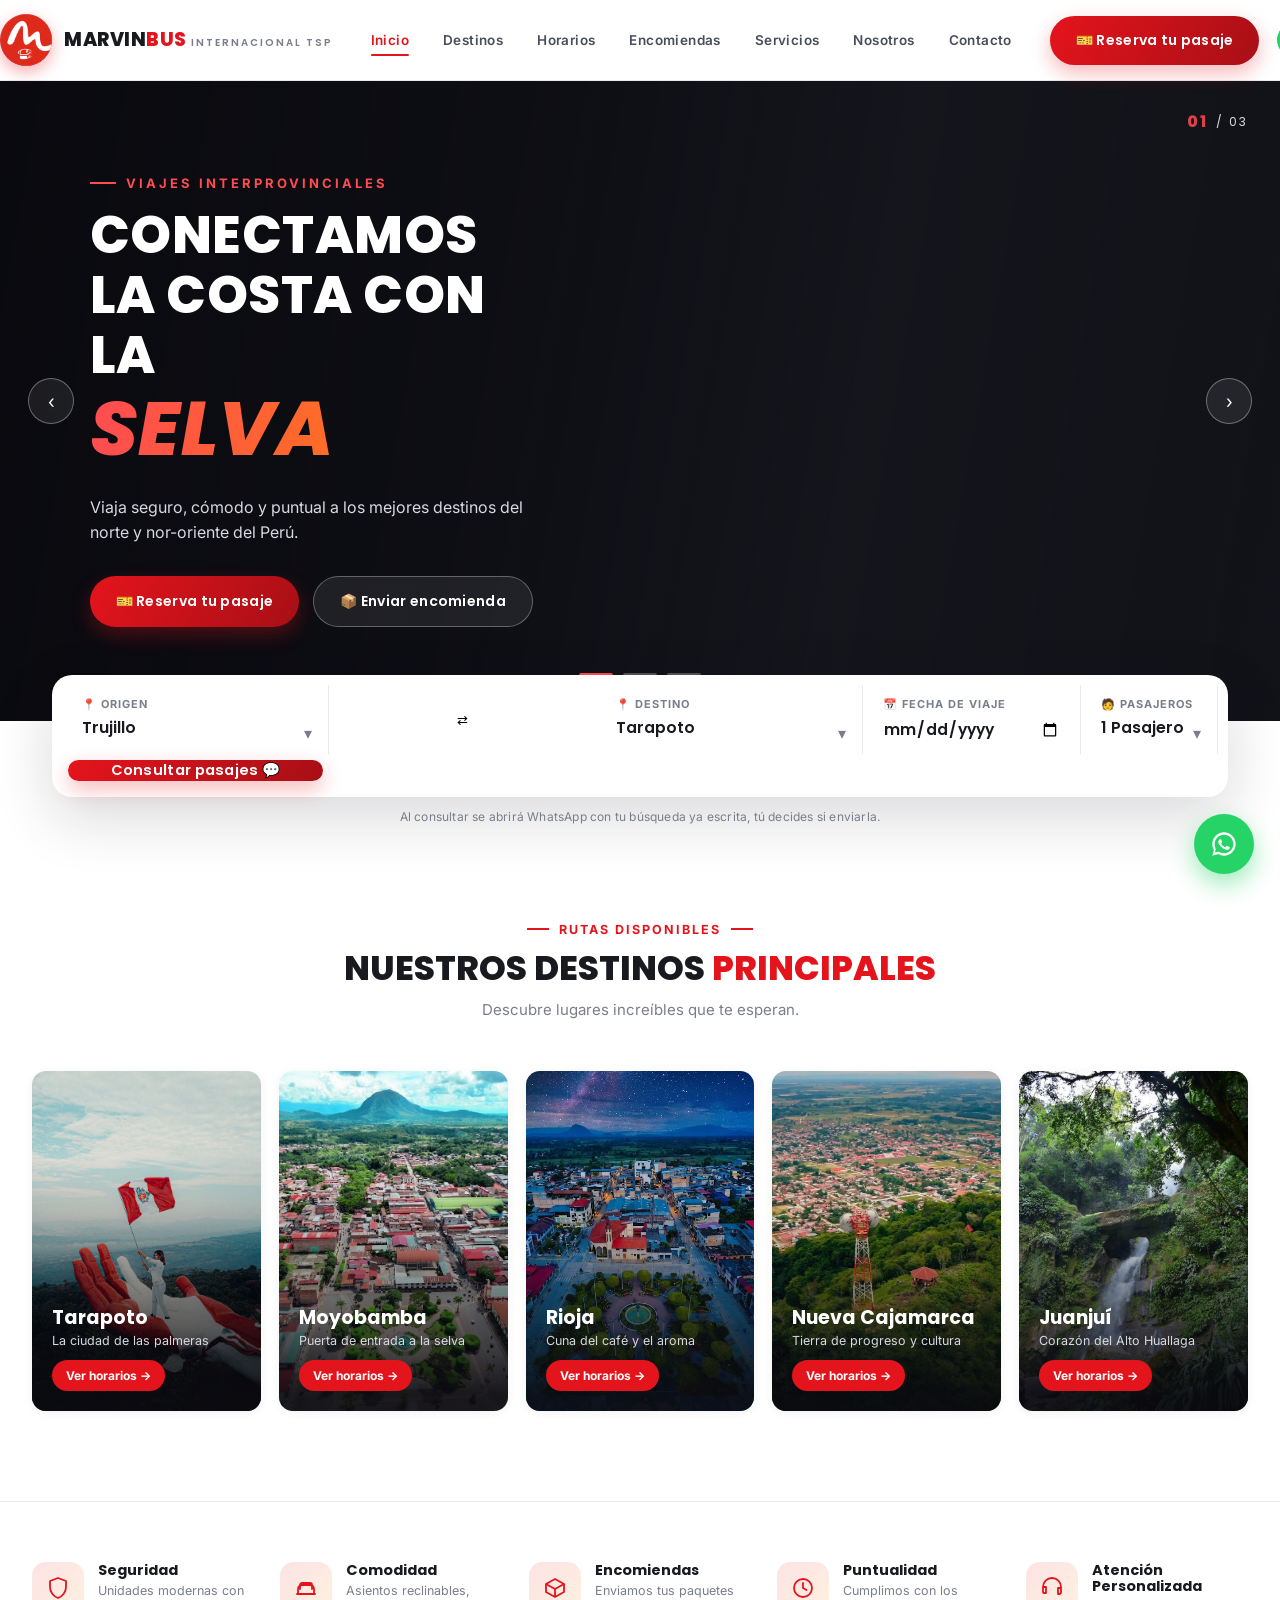
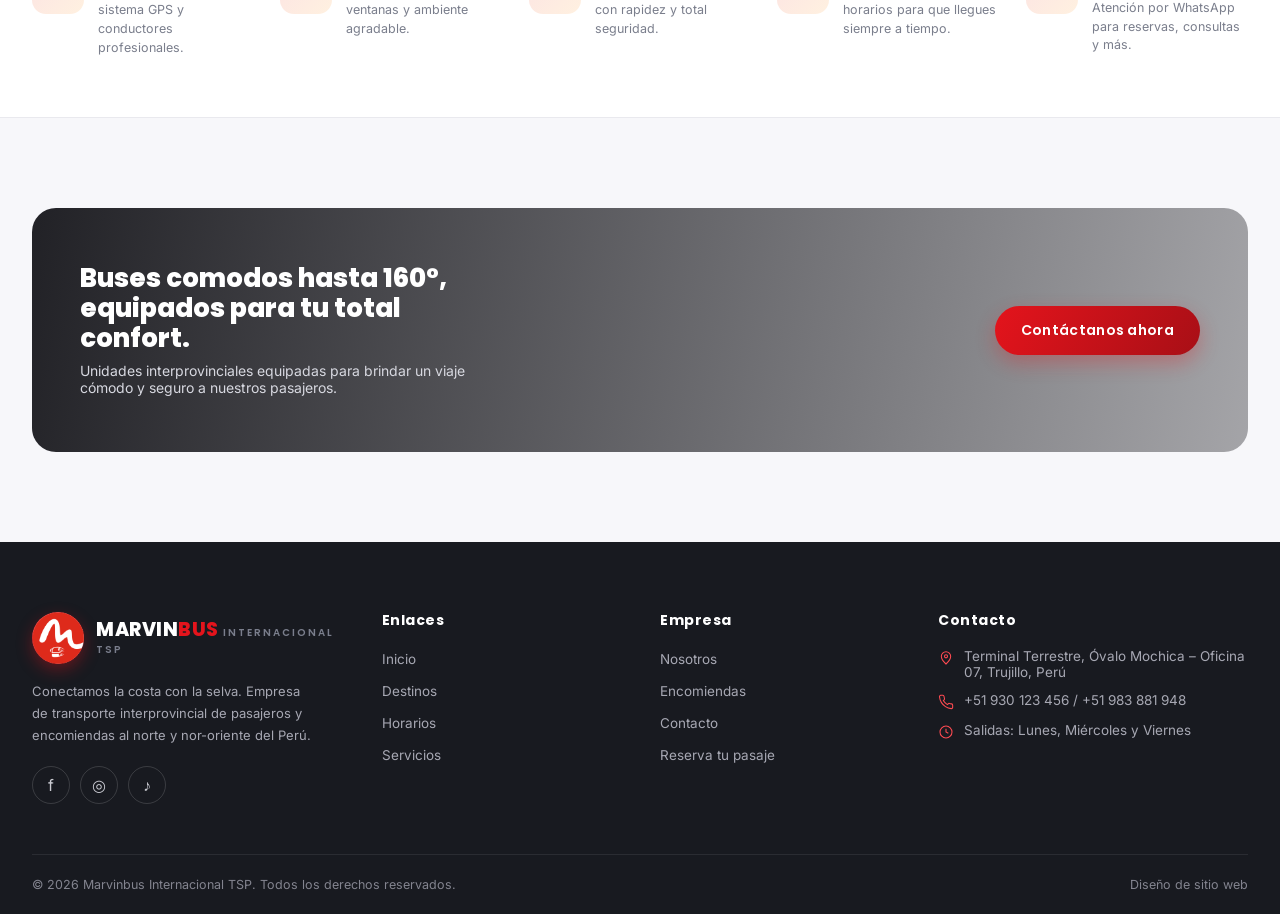
<file: index.html>
<!DOCTYPE html>
<html lang="es">
<head>
<meta charset="UTF-8">
<meta name="viewport" content="width=device-width, initial-scale=1.0">
<title>MarvinBus Internacional TSP | Conectamos la costa con la selva</title>
<meta name="description" content="Viaja seguro, cómodo y puntual con MarvinBus Internacional TSP. Pasajes y encomiendas desde Chimbote y Trujillo hasta Tarapoto, Moyobamba, Rioja, Nueva Cajamarca, Juanjuí y todo el recorrido.">
<link rel="icon" href="data:image/svg+xml,<svg xmlns=%22http://www.w3.
org/2000/svg%22 viewBox=%220 0 100 100%22><circle cx=%2250%22 cy=%225
0%22 r=%2250%22 fill=%22%23E4141C%22/><text x=%2250%22 y=%2268%22 font
-size=%2260%22 font-family=%22Arial%22 font-weight=%22900%22 fill=%22white%22 text-anchor=%22middle%22>M</text></svg>">
<link rel="stylesheet" href="css/style.css">
</head>
<body>


<!-- ================= HEADER ================= -->
<header class="site-header">
  <div class="container nav-wrap">
    <a href="index.html" class="brand">
      <span class="logo-mark">
        <source><img src="./img/logoRVIP.png" alt="">
      </span>
      <span class="logo-text">
        <span class="l1">MARVIN<span>BUS</span></span>
        <span class="l2">INTERNACIONAL TSP</span>
      </span>
    </a>

    <nav class="main-nav">
      <ul>
        <li><a href="index.html" class="active">Inicio</a></li>
        <li><a href="destinos.html">Destinos</a></li>
        <li><a href="horarios.html">Horarios</a></li>
        <li><a href="encomiendas.html">Encomiendas</a></li>
        <li><a href="servicios.html">Servicios</a></li>
        <li><a href="nosotros.html">Nosotros</a></li>
        <li><a href="contacto.html">Contacto</a></li>
      </ul>
    </nav>

    <div class="header-actions">
      <a href="#reservar" class="btn btn-primary">🎫 Reserva tu pasaje</a>
      <a href="https://wa.me/51983881948" target="_blank" rel="noopener" class="header-whatsapp">
        <span class="wa-icon">
          <svg width="18" height="18" viewBox="0 0 24 24" fill="currentColor"><path d="M12 2C6.48 2 2 6.48 2 12c0 1.85.5 3.58 1.36 5.07L2 22l5.06-1.33A9.94 9.94 0 0 0 12 22c5.52 0 10-4.48 10-10S17.52 2 12 2Zm0 18c-1.65 0-3.19-.46-4.5-1.26l-.32-.19-3.01.79.8-2.93-.21-.3A7.94 7.94 0 0 1 4 12c0-4.41 3.59-8 8-8s8 3.59 8 8-3.59 8-8 8Zm4.4-5.6c-.24-.12-1.43-.7-1.65-.78-.22-.08-.38-.12-.54.12-.16.24-.62.78-.76.94-.14.16-.28.18-.52.06-.24-.12-1.02-.38-1.94-1.2-.72-.64-1.2-1.44-1.34-1.68-.14-.24-.02-.37.11-.49.11-.11.24-.28.36-.42.12-.14.16-.24.24-.4.08-.16.04-.3-.02-.42-.06-.12-.54-1.3-.74-1.78-.2-.48-.4-.4-.54-.4h-.46c-.16 0-.42.06-.64.3-.22.24-.84.82-.84 2s.86 2.32.98 2.48c.12.16 1.7 2.6 4.12 3.64.58.25 1.03.4 1.38.51.58.18 1.11.16 1.53.1.47-.07 1.43-.58 1.63-1.14.2-.56.2-1.04.14-1.14-.06-.1-.22-.16-.46-.28Z"/></svg>
        </span>
        <span class="wa-text"><b>Escríbenos</b><span>+51 983 881 948</span></span>
      </a>
      <button class="burger" aria-label="Abrir menú"><span></span><span></span><span></span></button>
    </div>
  </div>
</header>

<!-- ================= HERO ================= -->
<section class="hero">
  <div class="hero-slides">
    <div class="hero-slide active">
      <div class="hero-bg" style="background-image:url('https://images.unsplash.com/photo-1544620347-c4fd4a3d5957?q=80&w=1740&auto=format&fit=crop')"></div>
      <div class="hero-content">
        <div class="eyebrow">VIAJES INTERPROVINCIALES</div>
        <h1>CONECTAMOS<br>LA COSTA CON LA <span class="accent">SELVA</span></h1>
        <p>Viaja seguro, cómodo y puntual a los mejores destinos del norte y nor-oriente del Perú.</p>
        <div class="hero-cta">
          <a href="#reservar" class="btn btn-primary">🎫 Reserva tu pasaje</a>
          <a href="encomiendas.html" class="btn btn-outline" style="background:rgba(255,255,255,.08); border-color:rgba(255,255,255,.3); color:#fff;">📦 Enviar encomienda</a>
        </div>
      </div>
    </div>
    <div class="hero-slide">
      <div class="hero-bg" style="background-image:url('https://images.unsplash.com/photo-1602867741746-6df80f40b3b5?q=80&w=1740&auto=format&fit=crop')"></div>
      <div class="hero-content">
        <div class="eyebrow">FLOTA SEGURA</div>
        <h1>BUSES COMODOS<br><span class="accent">160°</span></h1>
        <p>Unidades con GPS, aire acondicionado y conductores profesionales para tu total tranquilidad.</p>
        <div class="hero-cta">
          <a href="servicios.html" class="btn btn-primary">Ver servicios</a>
        </div>
      </div>
    </div>
    <div class="hero-slide">
      <div class="hero-bg" style="background-image:url('https://images.unsplash.com/photo-1521292270410-a8c4d716d518?q=80&w=1740&auto=format&fit=crop')"></div>
      <div class="hero-content">
        <div class="eyebrow">RUTA A LA SELVA</div>
        <h1>TARAPOTO<br><span class="accent">TE ESPERA</span></h1>
        <p>Descubre cataratas, ríos y la calidez de la selva nor-oriental peruana.</p>
        <div class="hero-cta">
          <a href="destinos.html" class="btn btn-primary">Ver destinos</a>
        </div>
      </div>
    </div>

    <button class="hero-arrow prev" aria-label="Anterior">‹</button>
    <button class="hero-arrow next" aria-label="Siguiente">›</button>
    <div class="hero-index"><span class="cur">01</span> / 03</div>
    <div class="hero-dots-wrap"><div class="hero-dots"></div></div>
  </div>
</section>

<!-- ================= SEARCH BAR ================= -->
<div class="search-bar" id="reservar">
  <form class="search-bar-inner js-search-form">
    <div class="search-field">
      <label>📍 Origen</label>
      <select id="origen">
        <option>Chimbote</option>
        <option selected>Trujillo</option>
        <option>Virú</option>
        <option>Chao</option>
        <option>Paiján</option>
        <option>Ciudad de Dios</option>
        <option>Chepén</option>
        <option>Chiclayo</option>
        <option>Túcume</option>
        <option>Olmos</option>
        <option>Chamaya</option>
        <option>Jaén</option>
        <option>Bagua Grande</option>
        <option>Pedro Ruiz</option>
        <option>Pomacochas</option>
        <option>Naranjos</option>
        <option>Naranjillo</option>
        <option>Nueva Cajamarca</option>
        <option>Rioja</option>
        <option>Moyobamba</option>
        <option>Tabalosos</option>
        <option>Tarapoto</option>
        <option>Yurimaguas</option>
        <option>Picota</option>
        <option>San Hilarión</option>
        <option>Bellavista</option>
        <option>Sacanche</option>
        <option>Saposoa</option>
        <option>Juanjuí</option>
      </select>
      <span class="chev">▾</span>
    </div>
    <button type="button" class="search-swap js-swap" aria-label="Intercambiar" style="border:none; background:#fff; display:flex; align-items:center; justify-content:center; transition:transform .35s;">⇄</button>
    <div class="search-field">
      <label>📍 Destino</label>
      <select id="destino">
        <option>Chimbote</option>
        <option>Trujillo</option>
        <option>Virú</option>
        <option>Chao</option>
        <option>Paiján</option>
        <option>Ciudad de Dios</option>
        <option>Chepén</option>
        <option>Chiclayo</option>
        <option>Túcume</option>
        <option>Olmos</option>
        <option>Chamaya</option>
        <option>Jaén</option>
        <option>Bagua Grande</option>
        <option>Pedro Ruiz</option>
        <option>Pomacochas</option>
        <option>Naranjos</option>
        <option>Naranjillo</option>
        <option>Nueva Cajamarca</option>
        <option>Rioja</option>
        <option>Moyobamba</option>
        <option>Tabalosos</option>
        <option selected>Tarapoto</option>
        <option>Yurimaguas</option>
        <option>Picota</option>
        <option>San Hilarión</option>
        <option>Bellavista</option>
        <option>Sacanche</option>
        <option>Saposoa</option>
        <option>Juanjuí</option>
      </select>
      <span class="chev">▾</span>
    </div>
    <div class="search-field">
      <label>📅 Fecha de viaje</label>
      <input type="date" id="fecha" required>
    </div>
    <div class="search-field">
      <label>🧑 Pasajeros</label>
      <select id="pasajeros">
        <option>1 Pasajero</option>
        <option>2 Pasajeros</option>
        <option>3 Pasajeros</option>
        <option>Mas...</option>
      </select>
      <span class="chev">▾</span>
    </div>
    <div class="search-submit">
      <button type="submit" class="btn btn-primary btn-block">Consultar pasajes 💬</button>
    </div>
  </form>
  <p class="search-note">Al consultar se abrirá WhatsApp con tu búsqueda ya escrita, tú decides si enviarla.</p>
</div>

<!-- ================= DESTINOS ================= -->
<section class="section" id="destinos">
  <div class="container">
    <div class="section-head reveal">
      <div class="kicker">RUTAS DISPONIBLES</div>
      <h2>NUESTROS DESTINOS
      <b>PRINCIPALES</b> </h2>
      <p>Descubre lugares increíbles que te esperan.</p>
    </div>

    <div class="dest-grid">
      <a href="horarios.html#tarapoto" class="dest-card reveal">
        <img src="./img/TARAPOTOcard.jpg" alt="Tarapoto">
        <div class="dest-card-body">
          <h3>Tarapoto</h3>
          <p>La ciudad de las palmeras</p>
          <span class="mini-link">Ver horarios →</span>
        </div>
      </a>
      <a href="horarios.html#moyobamba" class="dest-card reveal">
        <img src="./img/MOYOBAMBAcard.jpg" alt="Moyobamba">
        <div class="dest-card-body">
          <h3>Moyobamba</h3>
          <p>Puerta de entrada a la selva</p>
          <span class="mini-link">Ver horarios →</span>
        </div>
      </a>
      <a href="horarios.html#rioja" class="dest-card reveal">
        <img src="./img/RIOJAcard.jpg" alt="Rioja">
        <div class="dest-card-body">
          <h3>Rioja</h3>
          <p>Cuna del café y el aroma</p>
          <span class="mini-link">Ver horarios →</span>
        </div>
      </a>
      <a href="horarios.html#nueva-cajamarca" class="dest-card reveal">
        <img src="./img/NUEVACAJAMARCAcard.jpg" alt="Nueva Cajamarca">
        <div class="dest-card-body">
          <h3>Nueva Cajamarca</h3>
          <p>Tierra de progreso y cultura</p>
          <span class="mini-link">Ver horarios →</span>
        </div>
      </a>
      <a href="horarios.html#juanjui" class="dest-card reveal">
        <img src="./img/JUANJUIcard.jpg" alt="Juanjuí">
        <div class="dest-card-body">
          <h3>Juanjuí</h3>
          <p>Corazón del Alto Huallaga</p>
          <span class="mini-link">Ver horarios →</span>
        </div>
      </a>
    </div>
  </div>
</section>

<!-- ================= FEATURES ================= -->
<section class="features">
  <div class="container">
    <div class="features-grid">
      <div class="feature-item reveal">
        <div class="feature-icon"><svg width="24" height="24" viewBox="0 0 24 24" fill="none"><path d="M12 2 4 5v6c0 5 3.4 9.4 8 11 4.6-1.6 8-6 8-11V5l-8-3Z" stroke="currentColor" stroke-width="1.8" stroke-linejoin="round"/></svg></div>
        <div><h4>Seguridad</h4><p>Unidades modernas con sistema GPS y conductores profesionales.</p></div>
      </div>
      <div class="feature-item reveal">
        <div class="feature-icon"><svg width="24" height="24" viewBox="0 0 24 24" fill="none"><path d="M4 18v-5a4 4 0 0 1 4-4h8a4 4 0 0 1 4 4v5M3 18h18M6 13V9a2 2 0 0 1 2-2h8a2 2 0 0 1 2 2v4" stroke="currentColor" stroke-width="1.8" stroke-linecap="round" stroke-linejoin="round"/></svg></div>
        <div><h4>Comodidad</h4><p>Asientos reclinables, ventanas y ambiente agradable.</p></div>
      </div>
      <div class="feature-item reveal">
        <div class="feature-icon"><svg width="24" height="24" viewBox="0 0 24 24" fill="none"><path d="M21 8 12 3 3 8l9 5 9-5Z" stroke="currentColor" stroke-width="1.8" stroke-linejoin="round"/><path d="M3 8v8l9 5 9-5V8M12 13v8" stroke="currentColor" stroke-width="1.8" stroke-linejoin="round"/></svg></div>
        <div><h4>Encomiendas</h4><p>Enviamos tus paquetes con rapidez y total seguridad.</p></div>
      </div>
      <div class="feature-item reveal">
        <div class="feature-icon"><svg width="24" height="24" viewBox="0 0 24 24" fill="none"><circle cx="12" cy="12" r="9" stroke="currentColor" stroke-width="1.8"/><path d="M12 7v5l3.5 2" stroke="currentColor" stroke-width="1.8" stroke-linecap="round"/></svg></div>
        <div><h4>Puntualidad</h4><p>Cumplimos con los horarios para que llegues siempre a tiempo.</p></div>
      </div>
      <div class="feature-item reveal">
        <div class="feature-icon"><svg width="24" height="24" viewBox="0 0 24 24" fill="none"><path d="M3 11a9 9 0 0 1 18 0v5a2 2 0 0 1-2 2h-1v-6h3M3 16v-5h3v6H4a1 1 0 0 1-1-1Z" stroke="currentColor" stroke-width="1.8" stroke-linejoin="round"/></svg></div>
        <div><h4>Atención Personalizada</h4><p>Atención por WhatsApp para reservas, consultas y más.</p></div>
      </div>
    </div>
  </div>
</section>

<!-- ================= CTA / INTERIOR BUS ================= -->
<section class="section soft">
  <div class="cta-band reveal-scale" style="background-image:url('https://images.unsplash.com/photo-1570125909232-eb263c188f7e?q=80&w=1600&auto=format&fit=crop')">
    <div class="cta-band-inner">
      <div>
        <h3>Buses comodos hasta 160°, equipados para tu total confort.</h3>
        <p>Unidades interprovinciales equipadas para brindar un viaje cómodo y seguro a nuestros pasajeros.</p>
      </div>
      <a href="contacto.html" class="btn btn-primary">Contáctanos ahora</a>
    </div>
  </div>
</section>

<!-- ================= FOOTER ================= -->
<footer class="site-footer">
  <div class="container">
    <div class="footer-grid">
      <div class="footer-brand">
    <a href="index.html" class="brand">
      <span class="logo-mark">
        <source><img src="./img/logoRVIP.png" alt="">
      </span>
          <span class="logo-text">
            <span class="l1">MARVIN<span>BUS</span></span>
            <span class="l2">INTERNACIONAL TSP</span>
          </span>
        </a>
        <p>Conectamos la costa con la selva. Empresa de transporte interprovincial de pasajeros y encomiendas al norte y nor-oriente del Perú.</p>
        <div class="footer-social">
          <a href="#" aria-label="Facebook">f</a>
          <a href="#" aria-label="Instagram">◎</a>
          <a href="#" aria-label="TikTok">♪</a>
        </div>
      </div>
      <div class="footer-col">
        <h4>Enlaces</h4>
        <ul>
          <li><a href="index.html">Inicio</a></li>
          <li><a href="destinos.html">Destinos</a></li>
          <li><a href="horarios.html">Horarios</a></li>
          <li><a href="servicios.html">Servicios</a></li>
        </ul>
      </div>
      <div class="footer-col">
        <h4>Empresa</h4>
        <ul>
          <li><a href="nosotros.html">Nosotros</a></li>
          <li><a href="encomiendas.html">Encomiendas</a></li>
          <li><a href="contacto.html">Contacto</a></li>
          <li><a href="#reservar">Reserva tu pasaje</a></li>
        </ul>
      </div>
      <div class="footer-col">
        <h4>Contacto</h4>
        <ul class="footer-contact">
          <li><svg width="16" height="16" viewBox="0 0 24 24" fill="none"><path d="M12 21s7-6.1 7-11.5A7 7 0 0 0 5 9.5C5 14.9 12 21 12 21Z" stroke="currentColor" stroke-width="1.6"/><circle cx="12" cy="9.5" r="2.3" stroke="currentColor" stroke-width="1.6"/></svg> Terminal Terrestre, Óvalo Mochica – Oficina 07, Trujillo, Perú</li>
          <li><svg width="16" height="16" viewBox="0 0 24 24" fill="none"><path d="M22 16.9v3a2 2 0 0 1-2.2 2 19.8 19.8 0 0 1-8.6-3 19.5 19.5 0 0 1-6-6 19.8 19.8 0 0 1-3-8.7A2 2 0 0 1 4.1 2h3a2 2 0 0 1 2 1.7c.1 1 .3 2 .6 2.9a2 2 0 0 1-.5 2.1L8 9.9a16 16 0 0 0 6 6l1.2-1.2a2 2 0 0 1 2.1-.5c.9.3 1.9.5 2.9.6a2 2 0 0 1 1.8 2Z" stroke="currentColor" stroke-width="1.6"/></svg> +51 930 123 456 / +51 983 881 948</li>
          <li><svg width="16" height="16" viewBox="0 0 24 24" fill="none"><circle cx="12" cy="12" r="9" stroke="currentColor" stroke-width="1.6"/><path d="M12 7v5l3.5 2" stroke="currentColor" stroke-width="1.6"/></svg> Salidas: Lunes, Miércoles y Viernes</li>
        </ul>
      </div>
    </div>
    <div class="footer-bottom">
      <span>© <span class="js-year"></span> Marvinbus Internacional TSP. Todos los derechos reservados.</span>
      <span>Diseño de sitio web</span>
    </div>
  </div>
</footer>

<a href="https://wa.me/51983 881 948" target="_blank" rel="noopener" class="wa-float" aria-label="WhatsApp">
  <svg width="28" height="28" viewBox="0 0 24 24" fill="currentColor"><path d="M12 2C6.48 2 2 6.48 2 12c0 1.85.5 3.58 1.36 5.07L2 22l5.06-1.33A9.94 9.94 0 0 0 12 22c5.52 0 10-4.48 10-10S17.52 2 12 2Zm0 18c-1.65 0-3.19-.46-4.5-1.26l-.32-.19-3.01.79.8-2.93-.21-.3A7.94 7.94 0 0 1 4 12c0-4.41 3.59-8 8-8s8 3.59 8 8-3.59 8-8 8Zm4.4-5.6c-.24-.12-1.43-.7-1.65-.78-.22-.08-.38-.12-.54.12-.16.24-.62.78-.76.94-.14.16-.28.18-.52.06-.24-.12-1.02-.38-1.94-1.2-.72-.64-1.2-1.44-1.34-1.68-.14-.24-.02-.37.11-.49.11-.11.24-.28.36-.42.12-.14.16-.24.24-.4.08-.16.04-.3-.02-.42-.06-.12-.54-1.3-.74-1.78-.2-.48-.4-.4-.54-.4h-.46c-.16 0-.42.06-.64.3-.22.24-.84.82-.84 2s.86 2.32.98 2.48c.12.16 1.7 2.6 4.12 3.64.58.25 1.03.4 1.38.51.58.18 1.11.16 1.53.1.47-.07 1.43-.58 1.63-1.14.2-.56.2-1.04.14-1.14-.06-.1-.22-.16-.46-.28Z"/></svg>
</a>

<script src="js/script.js"></script>
</body>
</html>
</file>
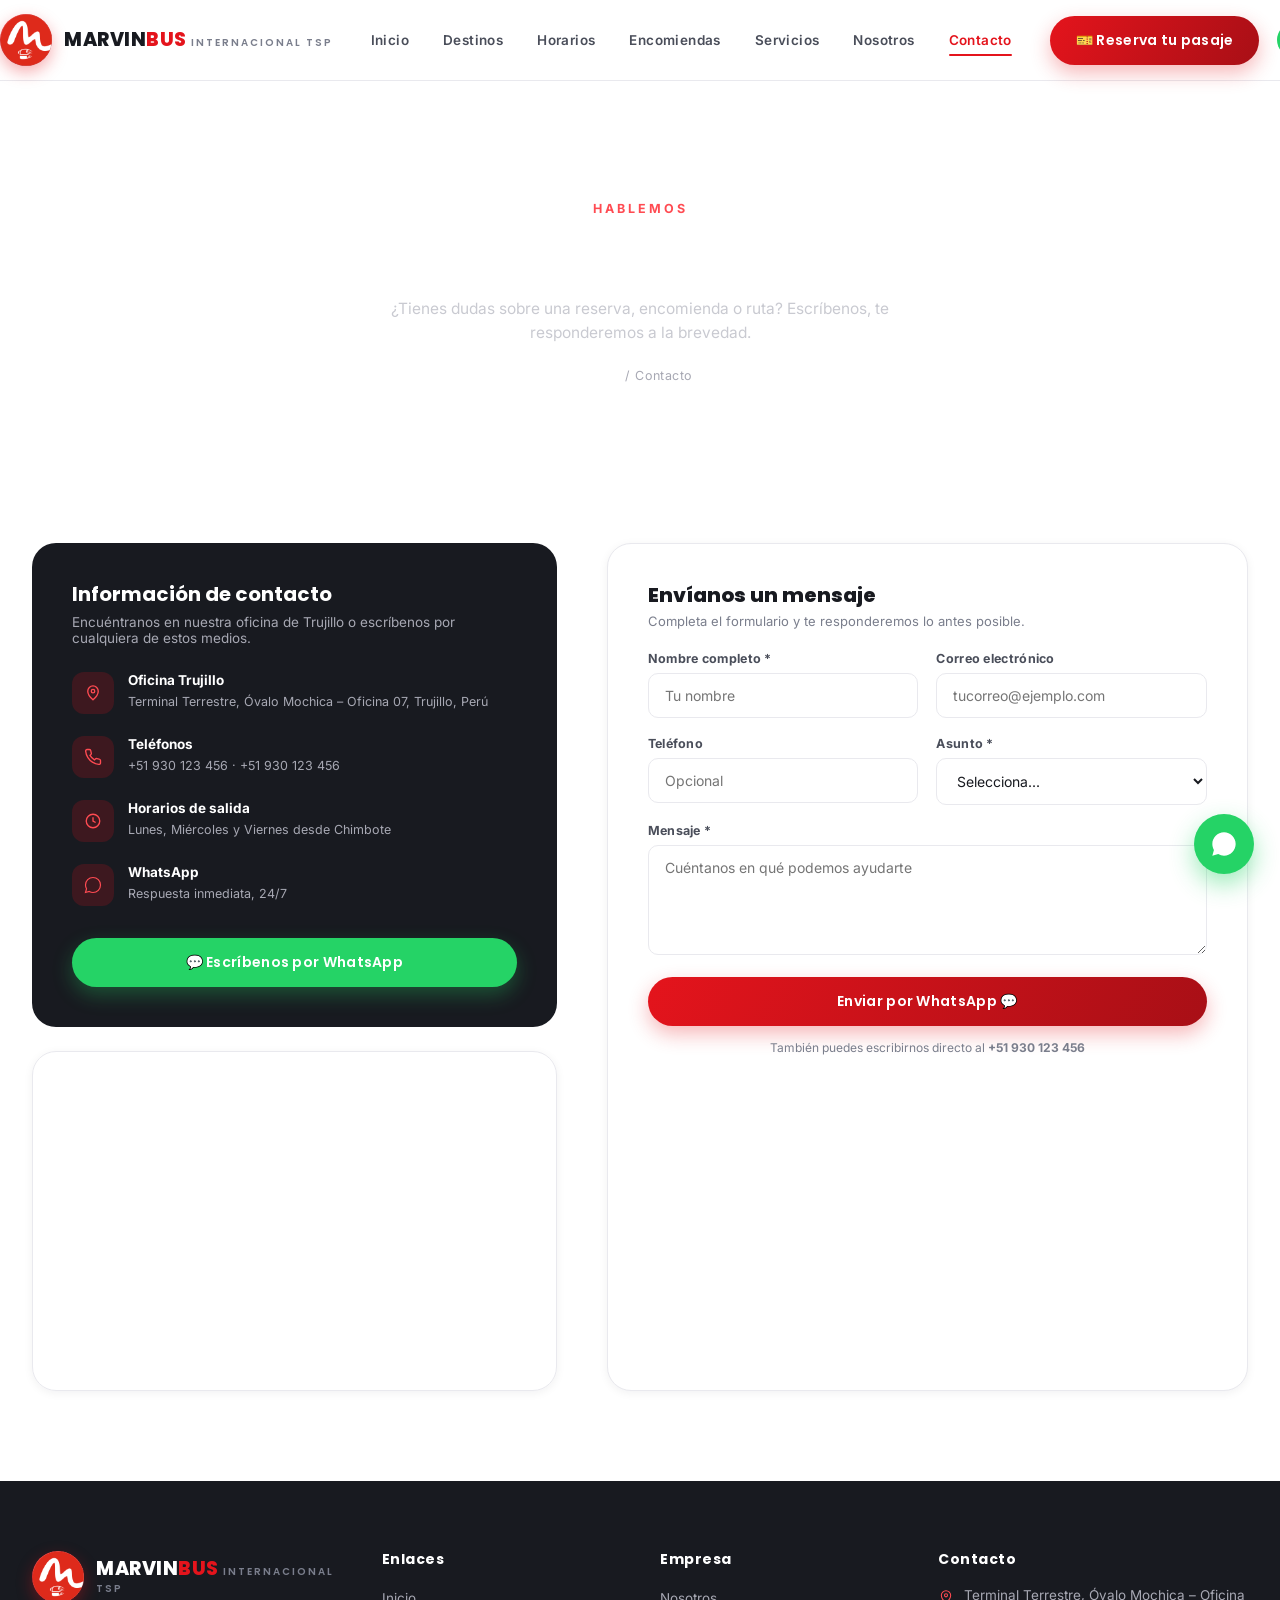
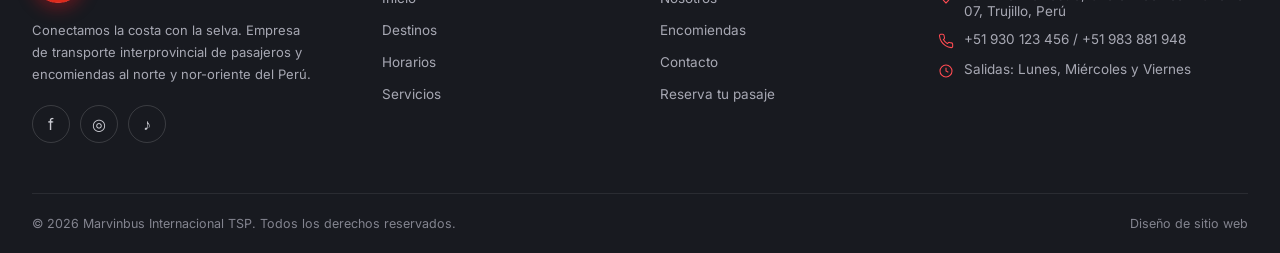
<file: contacto.html>
<!DOCTYPE html>
<html lang="es">
<head>
<meta charset="UTF-8">
<meta name="viewport" content="width=device-width, initial-scale=1.0">
<title>Contacto | MarvinBus Internacional TSP</title>
<link rel="icon" href="data:image/svg+xml,<svg xmlns=%22http://www.w3.org/2000/svg%22 viewBox=%220 0 100 100%22><circle cx=%2250%22 cy=%2250%22 r=%2250%22 fill=%22%23E4141C%22/><text x=%2250%22 y=%2268%22 font-size=%2260%22 font-family=%22Arial%22 font-weight=%22900%22 fill=%22white%22 text-anchor=%22middle%22>M</text></svg>">
<link rel="stylesheet" href="css/style.css">
</head>
<body>

<!-- ================= Linea de descripcion (parte superior)
<div class="topbar">
  <div class="container">
    <div class="topbar-links"><span>📍 Terminal Terrestre, Óvalo Mochica – Trujillo</span><span>🕒 Lun, Mié y Vie desde Chimbote</span></div>
    <div class="topbar-social"><a href="#">FB</a><a href="#">IG</a><a href="#">TT</a></div>
  </div>
</div>

================= -->

<!-- ================= HEADER ================= -->
<header class="site-header">
  <div class="container nav-wrap">
    <a href="index.html" class="brand">
      <span class="logo-mark">
        <source><img src="./img/logoRVIP.png" alt="">
      </span>
      <span class="logo-text">
        <span class="l1">MARVIN<span>BUS</span></span>
        <span class="l2">INTERNACIONAL TSP</span>
      </span>
    </a>
    
    <nav class="main-nav">
      <ul>
        <li><a href="index.html">Inicio</a></li>
        <li><a href="destinos.html">Destinos</a></li>
        <li><a href="horarios.html">Horarios</a></li>
        <li><a href="encomiendas.html">Encomiendas</a></li>
        <li><a href="servicios.html">Servicios</a></li>
        <li><a href="nosotros.html">Nosotros</a></li>
        <li><a href="contacto.html" class="active">Contacto</a></li>
      </ul>
    </nav>
    <div class="header-actions">
      <a href="index.html#reservar" class="btn btn-primary">🎫 Reserva tu pasaje</a>
      <a href="https://wa.me/51987654321" target="_blank" rel="noopener" class="header-whatsapp">
        <span class="wa-icon"><svg width="18" height="18" viewBox="0 0 24 24" fill="currentColor"><path d="M12 2C6.48 2 2 6.48 2 12c0 1.85.5 3.58 1.36 5.07L2 22l5.06-1.33A9.94 9.94 0 0 0 12 22c5.52 0 10-4.48 10-10S17.52 2 12 2Z"/></svg></span>
        <span class="wa-text"><b>Escríbenos</b><span>+51 930 123 456</span></span>
      </a>
      <button class="burger" aria-label="Abrir menú"><span></span><span></span><span></span></button>
    </div>
  </div>
</header>

<section class="page-hero" style="background-image:url('https://images.unsplash.com/photo-1521791136064-7986c2920216?q=80&w=1600&auto=format&fit=crop')">
  <div class="container">
    <div class="eyebrow reveal">HABLEMOS</div>
    <h1 class="reveal">Contáctanos</h1>
    <p class="reveal">¿Tienes dudas sobre una reserva, encomienda o ruta? Escríbenos, te responderemos a la brevedad.</p>
    <div class="crumbs reveal"><a href="index.html">Inicio</a> / Contacto</div>
  </div>
</section>

<section class="section">
  <div class="container contact-grid">

    <div class="reveal">
      <div class="contact-info-card">
        <h3>Información de contacto</h3>
        <p>Encuéntranos en nuestra oficina de Trujillo o escríbenos por cualquiera de estos medios.</p>

        <div class="contact-info-item">
          <span class="ic"><svg width="18" height="18" viewBox="0 0 24 24" fill="none"><path d="M12 21s7-6.1 7-11.5A7 7 0 0 0 5 9.5C5 14.9 12 21 12 21Z" stroke="currentColor" stroke-width="1.8"/><circle cx="12" cy="9.5" r="2.3" stroke="currentColor" stroke-width="1.8"/></svg></span>
          <div><b>Oficina Trujillo</b><span>Terminal Terrestre, Óvalo Mochica – Oficina 07, Trujillo, Perú</span></div>
        </div>
        <div class="contact-info-item">
          <span class="ic"><svg width="18" height="18" viewBox="0 0 24 24" fill="none"><path d="M22 16.9v3a2 2 0 0 1-2.2 2 19.8 19.8 0 0 1-8.6-3 19.5 19.5 0 0 1-6-6 19.8 19.8 0 0 1-3-8.7A2 2 0 0 1 4.1 2h3a2 2 0 0 1 2 1.7c.1 1 .3 2 .6 2.9a2 2 0 0 1-.5 2.1L8 9.9a16 16 0 0 0 6 6l1.2-1.2a2 2 0 0 1 2.1-.5c.9.3 1.9.5 2.9.6a2 2 0 0 1 1.8 2Z" stroke="currentColor" stroke-width="1.8"/></svg></span>
          <div><b>Teléfonos</b><span>+51 930 123 456 · +51 930 123 456</span></div>
        </div>
        <div class="contact-info-item">
          <span class="ic"><svg width="18" height="18" viewBox="0 0 24 24" fill="none"><circle cx="12" cy="12" r="9" stroke="currentColor" stroke-width="1.8"/><path d="M12 7v5l3.5 2" stroke="currentColor" stroke-width="1.8"/></svg></span>
          <div><b>Horarios de salida</b><span>Lunes, Miércoles y Viernes desde Chimbote</span></div>
        </div>
        <div class="contact-info-item">
          <span class="ic"><svg width="18" height="18" viewBox="0 0 24 24" fill="none"><path d="M12 2C6.48 2 2 6.48 2 12c0 1.85.5 3.58 1.36 5.07L2 22l5.06-1.33A9.94 9.94 0 0 0 12 22c5.52 0 10-4.48 10-10S17.52 2 12 2Z" stroke="currentColor" stroke-width="1.6"/></svg></span>
          <div><b>WhatsApp</b><span>Respuesta inmediata, 24/7</span></div>
        </div>

        <a href="https://wa.me/51987654321" target="_blank" rel="noopener" class="btn btn-primary btn-block" style="margin-top:10px; background:#25D366; box-shadow:0 8px 20px rgba(37,211,102,.3);">💬 Escríbenos por WhatsApp</a>
      </div>

      <div class="map-frame reveal" style="margin-top:24px;">
   <iframe src="https://www.google.com/maps/embed?pb=!1m18!1m12!1m3!1d3950.0402397101543!2d-79.04111142544107!3d-8.097378980986129!2m3!1f0!2f0!3f0!3m2!1i1024!2i768!4f13.1!3m3!1m2!1s0x91ad3d005c6e8e27%3A0x51bd5b2c736a5bff!2sInternacional%20Marvin%20Bus!5e0!3m2!1ses-419!2spe!4v1788392219600!5m2!1ses-419!2spe" width="600" height="450" style="border:0;" allowfullscreen="" loading="lazy" referrerpolicy="strict-origin-when-cross-origin"></iframe></div>
    </div>

    <div class="form-card reveal">
      <h3 style="font-size:20px; font-weight:800; margin-bottom:6px;">Envíanos un mensaje</h3>
      <p style="color:var(--gray); font-size:13px; margin-bottom:22px;">Completa el formulario y te responderemos lo antes posible.</p>
      <form class="js-whatsapp-form" data-wa-intro="Hola MarvinBus 👋, te escribo desde la página web:">
        <div class="form-row">
          <div class="field">
            <label>Nombre completo *</label>
            <input type="text" required placeholder="Tu nombre" data-wa-label="Nombre">
            <span class="err-msg">Ingresa tu nombre.</span>
          </div>
          <div class="field">
            <label>Correo electrónico</label>
            <input type="email" placeholder="tucorreo@ejemplo.com" data-wa-label="Correo">
          </div>
        </div>
        <div class="form-row">
          <div class="field">
            <label>Teléfono</label>
            <input type="tel" placeholder="Opcional" data-wa-label="Teléfono">
          </div>
          <div class="field">
            <label>Asunto *</label>
            <select required data-wa-label="Asunto">
              <option value="">Selecciona...</option>
              <option>Consulta sobre pasajes</option>
              <option>Consulta sobre encomiendas</option>
              <option>Reclamo o sugerencia</option>
              <option>Otro</option>
            </select>
            <span class="err-msg">Selecciona un asunto.</span>
          </div>
        </div>
        <div class="field">
          <label>Mensaje *</label>
          <textarea required placeholder="Cuéntanos en qué podemos ayudarte" data-wa-label="Mensaje"></textarea>
          <span class="err-msg">Escribe tu mensaje.</span>
        </div>
        <button type="submit" class="btn btn-primary btn-block">Enviar por WhatsApp 💬</button>
        <div class="form-success"><span>✅</span><span>Se abrió WhatsApp con tu mensaje. ¡Solo confírmalo para enviarlo!</span></div>
        <p class="form-note">También puedes escribirnos directo al <b>+51 930 123 456</b></p>
      </form>
    </div>

  </div>
</section>

<!-- ================= FOOTER ================= -->
<footer class="site-footer">
  <div class="container">
    <div class="footer-grid">
      <div class="footer-brand">
    <a href="index.html" class="brand">
      <span class="logo-mark">
        <source><img src="./img/logoRVIP.png" alt="">
      </span>
          <span class="logo-text">
            <span class="l1">MARVIN<span>BUS</span></span>
            <span class="l2">INTERNACIONAL TSP</span>
          </span>
        </a>
        <p>Conectamos la costa con la selva. Empresa de transporte interprovincial de pasajeros y encomiendas al norte y nor-oriente del Perú.</p>
        <div class="footer-social">
          <a href="#" aria-label="Facebook">f</a>
          <a href="#" aria-label="Instagram">◎</a>
          <a href="#" aria-label="TikTok">♪</a>
        </div>
      </div>
      <div class="footer-col">
        <h4>Enlaces</h4>
        <ul>
          <li><a href="index.html">Inicio</a></li>
          <li><a href="destinos.html">Destinos</a></li>
          <li><a href="horarios.html">Horarios</a></li>
          <li><a href="servicios.html">Servicios</a></li>
        </ul>
      </div>
      <div class="footer-col">
        <h4>Empresa</h4>
        <ul>
          <li><a href="nosotros.html">Nosotros</a></li>
          <li><a href="encomiendas.html">Encomiendas</a></li>
          <li><a href="contacto.html">Contacto</a></li>
          <li><a href="#reservar">Reserva tu pasaje</a></li>
        </ul>
      </div>
      <div class="footer-col">
        <h4>Contacto</h4>
        <ul class="footer-contact">
          <li><svg width="16" height="16" viewBox="0 0 24 24" fill="none"><path d="M12 21s7-6.1 7-11.5A7 7 0 0 0 5 9.5C5 14.9 12 21 12 21Z" stroke="currentColor" stroke-width="1.6"/><circle cx="12" cy="9.5" r="2.3" stroke="currentColor" stroke-width="1.6"/></svg> Terminal Terrestre, Óvalo Mochica – Oficina 07, Trujillo, Perú</li>
          <li><svg width="16" height="16" viewBox="0 0 24 24" fill="none"><path d="M22 16.9v3a2 2 0 0 1-2.2 2 19.8 19.8 0 0 1-8.6-3 19.5 19.5 0 0 1-6-6 19.8 19.8 0 0 1-3-8.7A2 2 0 0 1 4.1 2h3a2 2 0 0 1 2 1.7c.1 1 .3 2 .6 2.9a2 2 0 0 1-.5 2.1L8 9.9a16 16 0 0 0 6 6l1.2-1.2a2 2 0 0 1 2.1-.5c.9.3 1.9.5 2.9.6a2 2 0 0 1 1.8 2Z" stroke="currentColor" stroke-width="1.6"/></svg> +51 930 123 456 / +51 983 881 948</li>
          <li><svg width="16" height="16" viewBox="0 0 24 24" fill="none"><circle cx="12" cy="12" r="9" stroke="currentColor" stroke-width="1.6"/><path d="M12 7v5l3.5 2" stroke="currentColor" stroke-width="1.6"/></svg> Salidas: Lunes, Miércoles y Viernes</li>
        </ul>
      </div>
    </div>
    <div class="footer-bottom">
      <span>© <span class="js-year"></span> Marvinbus Internacional TSP. Todos los derechos reservados.</span>
      <span>Diseño de sitio web</span>
    </div>
  </div>
</footer>

<a href="https://wa.me/51987654321" target="_blank" rel="noopener" class="wa-float" aria-label="WhatsApp">
  <svg width="28" height="28" viewBox="0 0 24 24" fill="currentColor"><path d="M12 2C6.48 2 2 6.48 2 12c0 1.85.5 3.58 1.36 5.07L2 22l5.06-1.33A9.94 9.94 0 0 0 12 22c5.52 0 10-4.48 10-10S17.52 2 12 2Z"/></svg>
</a>

<script src="js/script.js"></script>
</body>
</html>
</file>
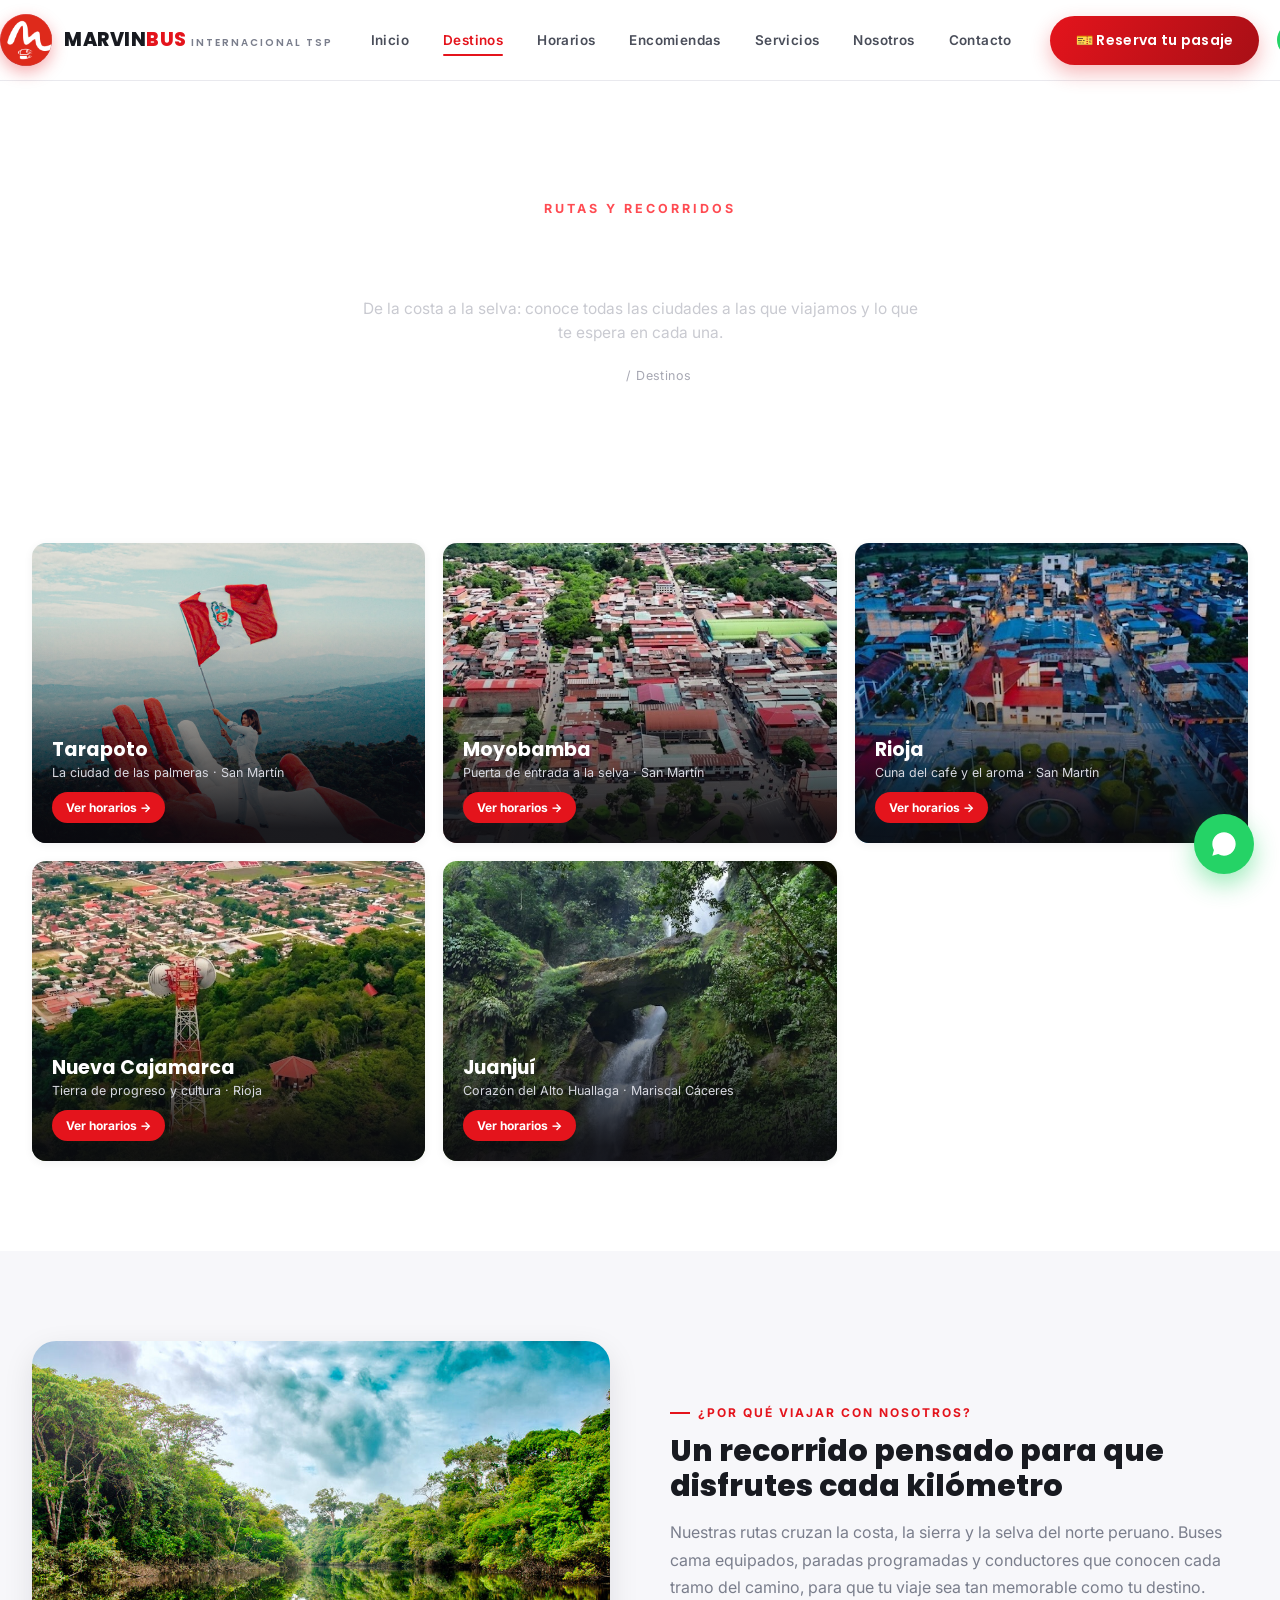
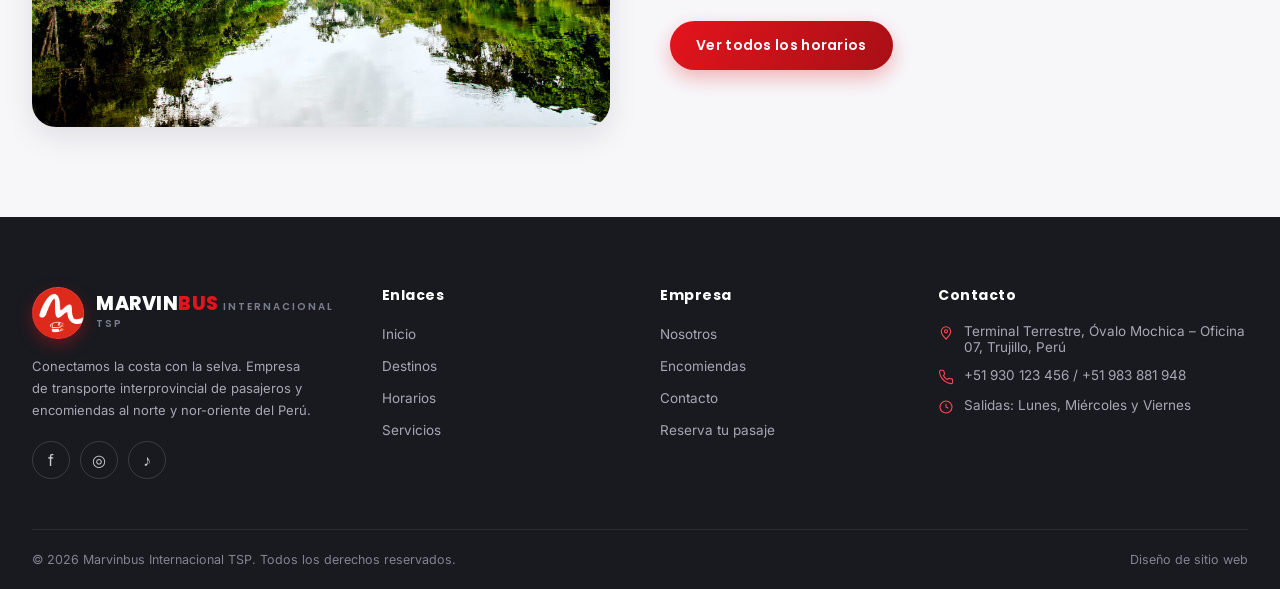
<file: destinos.html>
<!DOCTYPE html>
<html lang="es">
<head>
<meta charset="UTF-8">
<meta name="viewport" content="width=device-width, initial-scale=1.0">
<title>Destinos | MarvinBus Internacional TSP</title>
<link rel="icon" href="data:image/svg+xml,<svg xmlns=%22http://www.w3.org/2000/svg%22 viewBox=%220 0 100 100%22><circle cx=%2250%22 cy=%2250%22 r=%2250%22 fill=%22%23E4141C%22/><text x=%2250%22 y=%2268%22 font-size=%2260%22 font-family=%22Arial%22 font-weight=%22900%22 fill=%22white%22 text-anchor=%22middle%22>M</text></svg>">
<link rel="stylesheet" href="css/style.css">
</head>
<body>

<!-- ================= Linea de descripcion (parte superior)
<div class="topbar">
  <div class="container">
    <div class="topbar-links"><span>📍 Terminal Terrestre, Óvalo Mochica – Trujillo</span><span>🕒 Lun, Mié y Vie desde Chimbote</span></div>
    <div class="topbar-social"><a href="#">FB</a><a href="#">IG</a><a href="#">TT</a></div>
  </div>
</div>

================= -->
<!-- ================= HEADER ================= -->
<header class="site-header">
  <div class="container nav-wrap">
    <a href="index.html" class="brand">
      <span class="logo-mark">
        <source><img src="./img/logoRVIP.png" alt="">
      </span>
      <span class="logo-text">
        <span class="l1">MARVIN<span>BUS</span></span>
        <span class="l2">INTERNACIONAL TSP</span>
      </span>
    </a>
    
    <nav class="main-nav">
      <ul>
        <li><a href="index.html">Inicio</a></li>
        <li><a href="destinos.html" class="active">Destinos</a></li>
        <li><a href="horarios.html">Horarios</a></li>
        <li><a href="encomiendas.html">Encomiendas</a></li>
        <li><a href="servicios.html">Servicios</a></li>
        <li><a href="nosotros.html">Nosotros</a></li>
        <li><a href="contacto.html">Contacto</a></li>
      </ul>
    </nav>
    <div class="header-actions">
      <a href="index.html#reservar" class="btn btn-primary">🎫 Reserva tu pasaje</a>
      <a href="https://wa.me/51987654321" target="_blank" rel="noopener" class="header-whatsapp">
        <span class="wa-icon"><svg width="18" height="18" viewBox="0 0 24 24" fill="currentColor"><path d="M12 2C6.48 2 2 6.48 2 12c0 1.85.5 3.58 1.36 5.07L2 22l5.06-1.33A9.94 9.94 0 0 0 12 22c5.52 0 10-4.48 10-10S17.52 2 12 2Z"/></svg></span>
        <span class="wa-text"><b>Escríbenos</b><span>+51 930 123 456</span></span>
      </a>
      <button class="burger" aria-label="Abrir menú"><span></span><span></span><span></span></button>
    </div>
  </div>
</header>

<section class="page-hero" style="background-image:url('https://images.unsplash.com/photo-1441974231531-c6227db76b6e?q=80&w=1600&auto=format&fit=crop')">
  <div class="container">
    <div class="eyebrow reveal">RUTAS Y RECORRIDOS</div>
    <h1 class="reveal">Nuestros Destinos</h1>
    <p class="reveal">De la costa a la selva: conoce todas las ciudades a las que viajamos y lo que te espera en cada una.</p>
    <div class="crumbs reveal"><a href="index.html">Inicio</a> / Destinos</div>
  </div>
</section>

<section class="section">
  <div class="container">
    <div class="dest-grid full">

      <a href="horarios.html#tarapoto" class="dest-card reveal">
        <img src="./img/TARAPOTOcard.jpg" alt="Tarapoto">
        <div class="dest-card-body">
          <h3>Tarapoto</h3><p>La ciudad de las palmeras · San Martín</p>
          <span class="mini-link">Ver horarios →</span>
        </div>
      </a>
      <a href="horarios.html#moyobamba" class="dest-card reveal">
        <img src="./img/MOYOBAMBAcard.jpg" alt="Moyobamba">
        <div class="dest-card-body">
          <h3>Moyobamba</h3><p>Puerta de entrada a la selva · San Martín</p>
          <span class="mini-link">Ver horarios →</span>
        </div>
      </a>
      <a href="horarios.html#rioja" class="dest-card reveal">
        <img src="./img/RIOJAcard.jpg" alt="Rioja">
        <div class="dest-card-body">
          <h3>Rioja</h3><p>Cuna del café y el aroma · San Martín</p>
          <span class="mini-link">Ver horarios →</span>
        </div>
      </a>
      <a href="horarios.html#nueva-cajamarca" class="dest-card reveal">
        <img src="./img/NUEVACAJAMARCAcard.jpg" alt="Nueva Cajamarca">
        <div class="dest-card-body">
          <h3>Nueva Cajamarca</h3><p>Tierra de progreso y cultura · Rioja</p>
          <span class="mini-link">Ver horarios →</span>
        </div>
      </a>
      <a href="horarios.html#juanjui" class="dest-card reveal">
        <img src="./img/JUANJUIcard.jpg" alt="Juanjuí">
        <div class="dest-card-body">
          <h3>Juanjuí</h3><p>Corazón del Alto Huallaga · Mariscal Cáceres</p>
          <span class="mini-link">Ver horarios →</span>
        </div>
      </a>

    </div>
  </div>
</section>

<section class="section soft">
  <div class="container two-col">
    <div class="img-frame reveal">
      <img src="./img/FotoSelvatica2.jpg" alt="Selva peruana">
    </div>
    <div class="reveal">
      <div class="badge-eyebrow">¿POR QUÉ VIAJAR CON NOSOTROS?</div>
      <h2 style="font-size:30px; font-weight:800; margin-bottom:16px;">Un recorrido pensado para que disfrutes cada kilómetro</h2>
      <p style="color:var(--gray); line-height:1.7; margin-bottom:20px;">Nuestras rutas cruzan la costa, la sierra y la selva del norte peruano. Buses cama equipados, paradas programadas y conductores que conocen cada tramo del camino, para que tu viaje sea tan memorable como tu destino.</p>
      <a href="horarios.html" class="btn btn-primary">Ver todos los horarios</a>
    </div>
  </div>
</section>

<!-- ================= FOOTER ================= -->
<footer class="site-footer">
  <div class="container">
    <div class="footer-grid">
      <div class="footer-brand">
    <a href="index.html" class="brand">
      <span class="logo-mark">
        <source><img src="./img/logoRVIP.png" alt="">
      </span>
          <span class="logo-text">
            <span class="l1">MARVIN<span>BUS</span></span>
            <span class="l2">INTERNACIONAL TSP</span>
          </span>
        </a>
        <p>Conectamos la costa con la selva. Empresa de transporte interprovincial de pasajeros y encomiendas al norte y nor-oriente del Perú.</p>
        <div class="footer-social">
          <a href="#" aria-label="Facebook">f</a>
          <a href="#" aria-label="Instagram">◎</a>
          <a href="#" aria-label="TikTok">♪</a>
        </div>
      </div>
      <div class="footer-col">
        <h4>Enlaces</h4>
        <ul>
          <li><a href="index.html">Inicio</a></li>
          <li><a href="destinos.html">Destinos</a></li>
          <li><a href="horarios.html">Horarios</a></li>
          <li><a href="servicios.html">Servicios</a></li>
        </ul>
      </div>
      <div class="footer-col">
        <h4>Empresa</h4>
        <ul>
          <li><a href="nosotros.html">Nosotros</a></li>
          <li><a href="encomiendas.html">Encomiendas</a></li>
          <li><a href="contacto.html">Contacto</a></li>
          <li><a href="#reservar">Reserva tu pasaje</a></li>
        </ul>
      </div>
      <div class="footer-col">
        <h4>Contacto</h4>
        <ul class="footer-contact">
          <li><svg width="16" height="16" viewBox="0 0 24 24" fill="none"><path d="M12 21s7-6.1 7-11.5A7 7 0 0 0 5 9.5C5 14.9 12 21 12 21Z" stroke="currentColor" stroke-width="1.6"/><circle cx="12" cy="9.5" r="2.3" stroke="currentColor" stroke-width="1.6"/></svg> Terminal Terrestre, Óvalo Mochica – Oficina 07, Trujillo, Perú</li>
          <li><svg width="16" height="16" viewBox="0 0 24 24" fill="none"><path d="M22 16.9v3a2 2 0 0 1-2.2 2 19.8 19.8 0 0 1-8.6-3 19.5 19.5 0 0 1-6-6 19.8 19.8 0 0 1-3-8.7A2 2 0 0 1 4.1 2h3a2 2 0 0 1 2 1.7c.1 1 .3 2 .6 2.9a2 2 0 0 1-.5 2.1L8 9.9a16 16 0 0 0 6 6l1.2-1.2a2 2 0 0 1 2.1-.5c.9.3 1.9.5 2.9.6a2 2 0 0 1 1.8 2Z" stroke="currentColor" stroke-width="1.6"/></svg> +51 930 123 456 / +51 983 881 948</li>
          <li><svg width="16" height="16" viewBox="0 0 24 24" fill="none"><circle cx="12" cy="12" r="9" stroke="currentColor" stroke-width="1.6"/><path d="M12 7v5l3.5 2" stroke="currentColor" stroke-width="1.6"/></svg> Salidas: Lunes, Miércoles y Viernes</li>
        </ul>
      </div>
    </div>
    <div class="footer-bottom">
      <span>© <span class="js-year"></span> Marvinbus Internacional TSP. Todos los derechos reservados.</span>
      <span>Diseño de sitio web</span>
    </div>
  </div>
</footer>

<a href="https://wa.me/51987654321" target="_blank" rel="noopener" class="wa-float" aria-label="WhatsApp">
  <svg width="28" height="28" viewBox="0 0 24 24" fill="currentColor"><path d="M12 2C6.48 2 2 6.48 2 12c0 1.85.5 3.58 1.36 5.07L2 22l5.06-1.33A9.94 9.94 0 0 0 12 22c5.52 0 10-4.48 10-10S17.52 2 12 2Z"/></svg>
</a>

<script src="js/script.js"></script>
</body>
</html>
</file>
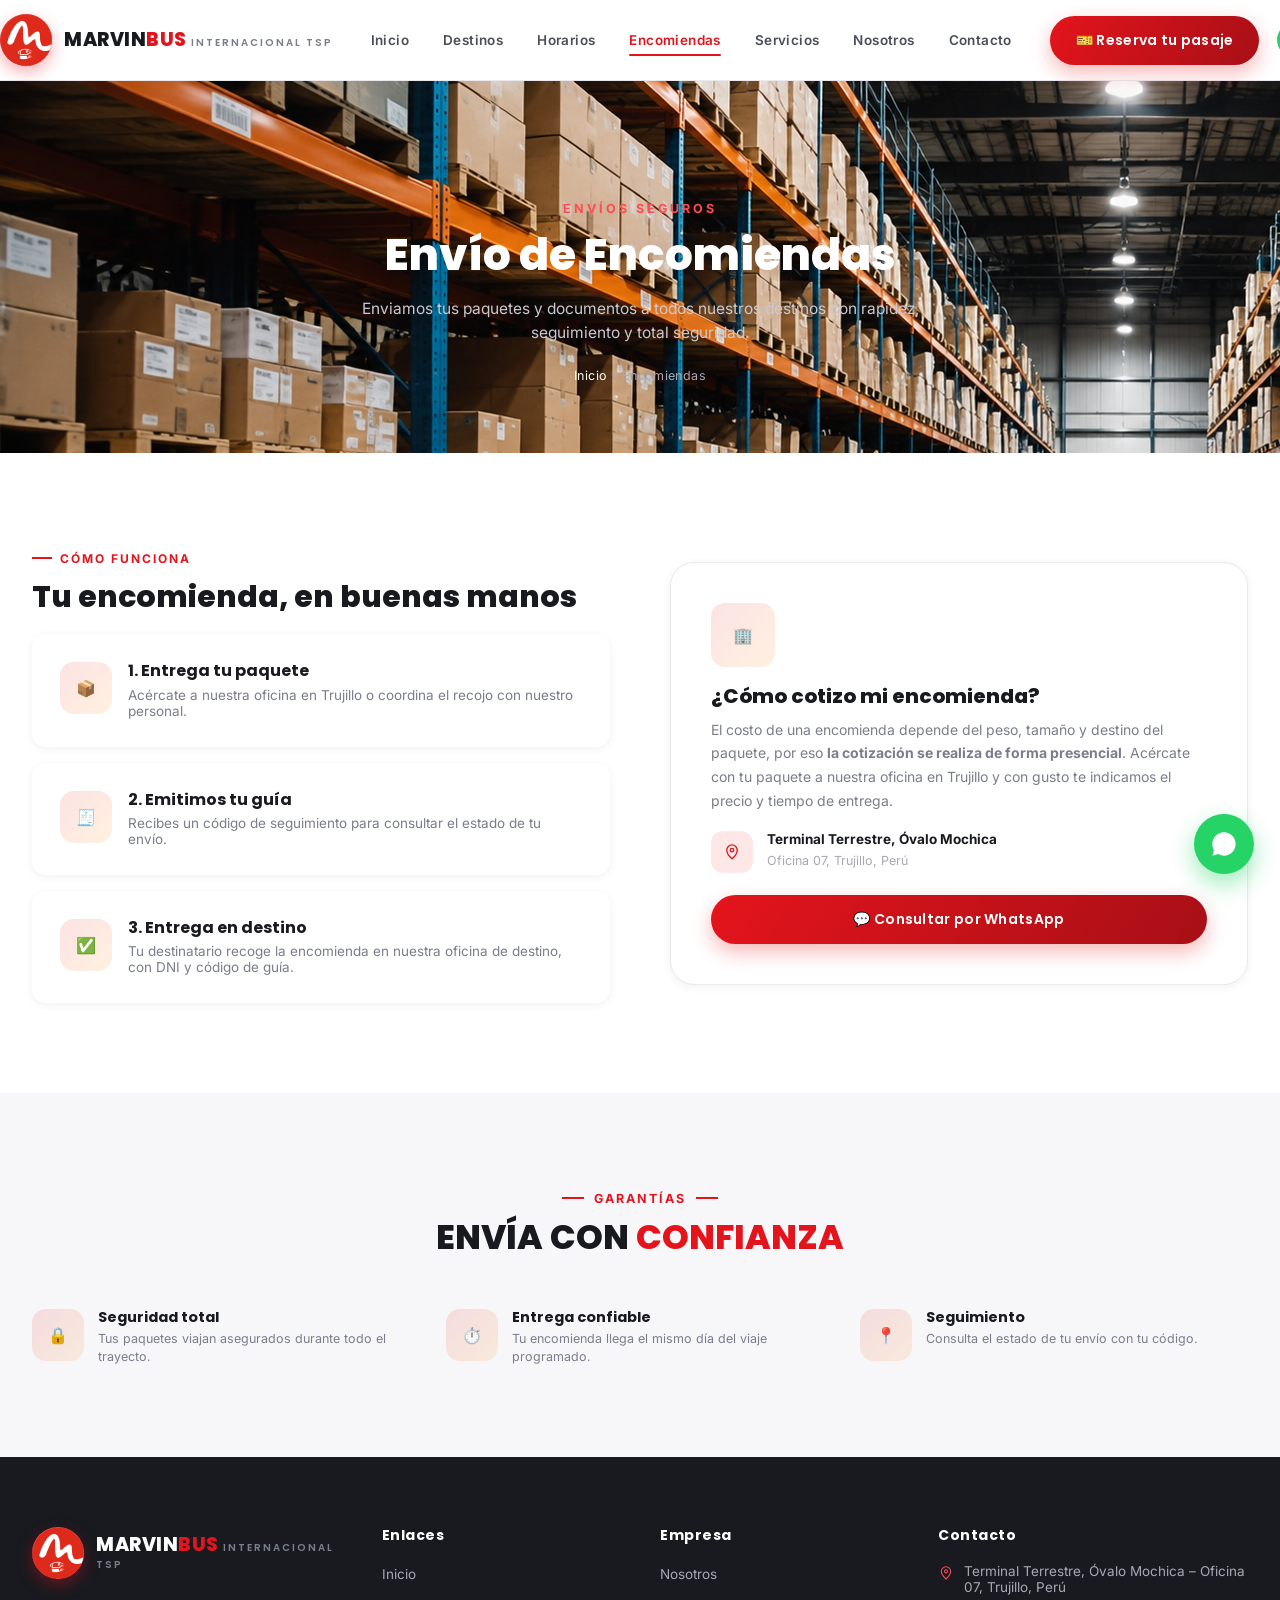
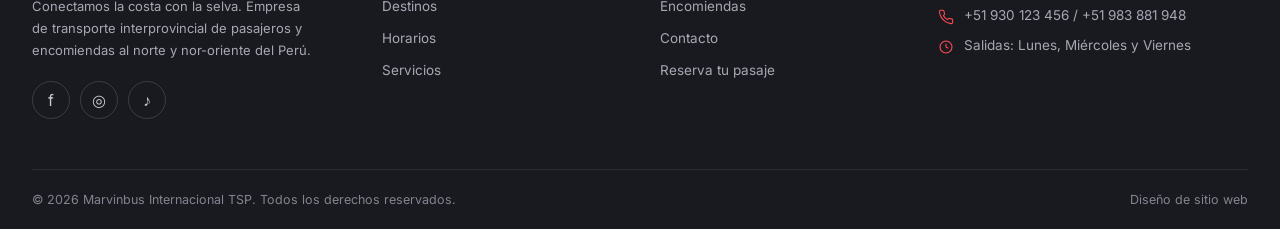
<file: encomiendas.html>
<!DOCTYPE html>
<html lang="es">
<head>
<meta charset="UTF-8">
<meta name="viewport" content="width=device-width, initial-scale=1.0">
<title>Encomiendas | MarvinBus Internacional TSP</title>
<link rel="icon" href="data:image/svg+xml,<svg xmlns=%22http://www.w3.org/2000/svg%22 viewBox=%220 0 100 100%22><circle cx=%2250%22 cy=%2250%22 r=%2250%22 fill=%22%23E4141C%22/><text x=%2250%22 y=%2268%22 font-size=%2260%22 font-family=%22Arial%22 font-weight=%22900%22 fill=%22white%22 text-anchor=%22middle%22>M</text></svg>">
<link rel="stylesheet" href="css/style.css">
</head>
<body>

<!-- ================= Linea de descripcion (parte superior)
<div class="topbar">
  <div class="container">
    <div class="topbar-links"><span>📍 Terminal Terrestre, Óvalo Mochica – Trujillo</span><span>🕒 Lun, Mié y Vie desde Chimbote</span></div>
    <div class="topbar-social"><a href="#">FB</a><a href="#">IG</a><a href="#">TT</a></div>
  </div>
</div>

================= -->
<!-- ================= HEADER ================= -->
<header class="site-header">
  <div class="container nav-wrap">
    <a href="index.html" class="brand">
      <span class="logo-mark">
        <source><img src="./img/logoRVIP.png" alt="">
      </span>
      <span class="logo-text">
        <span class="l1">MARVIN<span>BUS</span></span>
        <span class="l2">INTERNACIONAL TSP</span>
      </span>
    </a>

    <nav class="main-nav">
      <ul>
        <li><a href="index.html">Inicio</a></li>
        <li><a href="destinos.html">Destinos</a></li>
        <li><a href="horarios.html">Horarios</a></li>
        <li><a href="encomiendas.html" class="active">Encomiendas</a></li>
        <li><a href="servicios.html">Servicios</a></li>
        <li><a href="nosotros.html">Nosotros</a></li>
        <li><a href="contacto.html">Contacto</a></li>
      </ul>
    </nav>
    <div class="header-actions">
      <a href="index.html#reservar" class="btn btn-primary">🎫 Reserva tu pasaje</a>
      <a href="https://wa.me/51987654321" target="_blank" rel="noopener" class="header-whatsapp">
        <span class="wa-icon"><svg width="18" height="18" viewBox="0 0 24 24" fill="currentColor"><path d="M12 2C6.48 2 2 6.48 2 12c0 1.85.5 3.58 1.36 5.07L2 22l5.06-1.33A9.94 9.94 0 0 0 12 22c5.52 0 10-4.48 10-10S17.52 2 12 2Z"/></svg></span>
        <span class="wa-text"><b>Escríbenos</b><span>+51 930 123 456</span></span>
      </a>
      <button class="burger" aria-label="Abrir menú"><span></span><span></span><span></span></button>
    </div>
  </div>
</header>

<section class="page-hero" style="background-image: url('img/Baner\ encomiendas.png');">  <div class="container">
    <div class="eyebrow reveal">ENVÍOS SEGUROS</div>
    <h1 class="reveal">Envío de Encomiendas</h1>
    <p class="reveal">Enviamos tus paquetes y documentos a todos nuestros destinos con rapidez, seguimiento y total seguridad.</p>
    <div class="crumbs reveal"><a href="index.html">Inicio</a> / Encomiendas</div>
  </div>
</section>

<section class="section">
  <div class="container two-col">
    <div class="reveal">
      <div class="badge-eyebrow">CÓMO FUNCIONA</div>
      <h2 style="font-size:30px; font-weight:800; margin-bottom:20px;">Tu encomienda, en buenas manos</h2>

      <div class="card" style="margin-bottom:16px; display:flex; gap:16px; align-items:flex-start;">
        <div class="feature-icon" style="flex-shrink:0;">📦</div>
        <div><h4 style="margin-bottom:6px;">1. Entrega tu paquete</h4><p style="color:var(--gray); font-size:13.5px;">Acércate a nuestra oficina en Trujillo o coordina el recojo con nuestro personal.</p></div>
      </div>
      <div class="card" style="margin-bottom:16px; display:flex; gap:16px; align-items:flex-start;">
        <div class="feature-icon" style="flex-shrink:0;">🧾</div>
        <div><h4 style="margin-bottom:6px;">2. Emitimos tu guía</h4><p style="color:var(--gray); font-size:13.5px;">Recibes un código de seguimiento para consultar el estado de tu envío.</p></div>
      </div>
      <div class="card" style="display:flex; gap:16px; align-items:flex-start;">
        <div class="feature-icon" style="flex-shrink:0;">✅</div>
        <div><h4 style="margin-bottom:6px;">3. Entrega en destino</h4><p style="color:var(--gray); font-size:13.5px;">Tu destinatario recoge la encomienda en nuestra oficina de destino, con DNI y código de guía.</p></div>
      </div>
    </div>

    <div class="form-card reveal" style="display:flex; flex-direction:column; justify-content:center;">
      <div class="feature-icon" style="width:64px; height:64px; margin-bottom:18px;">🏢</div>
      <h3 style="font-size:20px; font-weight:800; margin-bottom:10px;">¿Cómo cotizo mi encomienda?</h3>
      <p style="color:var(--gray); font-size:14px; line-height:1.7; margin-bottom:18px;">
        El costo de una encomienda depende del peso, tamaño y destino del paquete, por eso
        <b>la cotización se realiza de forma presencial</b>. Acércate con tu paquete a nuestra
        oficina en Trujillo y con gusto te indicamos el precio y tiempo de entrega.
      </p>
      <div class="contact-info-item" style="margin-bottom:0;">
        <span class="ic" style="background:rgba(228,20,28,.1); color:var(--red);">
          <svg width="18" height="18" viewBox="0 0 24 24" fill="none"><path d="M12 21s7-6.1 7-11.5A7 7 0 0 0 5 9.5C5 14.9 12 21 12 21Z" stroke="currentColor" stroke-width="1.8"/><circle cx="12" cy="9.5" r="2.3" stroke="currentColor" stroke-width="1.8"/></svg>
        </span>
        <div><b style="color:var(--ink);">Terminal Terrestre, Óvalo Mochica</b><span>Oficina 07, Trujillo, Perú</span></div>
      </div>
      <a href="https://wa.me/51987654321?text=Hola%20MarvinBus%20%F0%9F%91%8B%2C%20quisiera%20consultar%20sobre%20el%20env%C3%ADo%20de%20una%20encomienda." target="_blank" rel="noopener" class="btn btn-primary btn-block" style="margin-top:22px;">💬 Consultar por WhatsApp</a>
    </div>
  </div>
</section>

<section class="section soft">
  <div class="container">
    <div class="section-head reveal">
      <div class="kicker">GARANTÍAS</div>
      <h2>ENVÍA CON <b>CONFIANZA</b></h2>
    </div>
    <div class="features-grid" style="grid-template-columns:repeat(3,1fr);">
      <div class="feature-item reveal"><div class="feature-icon">🔒</div><div><h4>Seguridad total</h4><p>Tus paquetes viajan asegurados durante todo el trayecto.</p></div></div>
      <div class="feature-item reveal"><div class="feature-icon">⏱️</div><div><h4>Entrega confiable</h4><p>Tu encomienda llega el mismo día del viaje programado.</p></div></div>
      <div class="feature-item reveal"><div class="feature-icon">📍</div><div><h4>Seguimiento</h4><p>Consulta el estado de tu envío con tu código.</p></div></div>
    </div>
  </div>
</section>

<!-- ================= FOOTER ================= -->
<footer class="site-footer">
  <div class="container">
    <div class="footer-grid">
      <div class="footer-brand">
    <a href="index.html" class="brand">
      <span class="logo-mark">
        <source><img src="./img/logoRVIP.png" alt="">
      </span>
          <span class="logo-text">
            <span class="l1">MARVIN<span>BUS</span></span>
            <span class="l2">INTERNACIONAL TSP</span>
          </span>
        </a>
        <p>Conectamos la costa con la selva. Empresa de transporte interprovincial de pasajeros y encomiendas al norte y nor-oriente del Perú.</p>
        <div class="footer-social">
          <a href="#" aria-label="Facebook">f</a>
          <a href="#" aria-label="Instagram">◎</a>
          <a href="#" aria-label="TikTok">♪</a>
        </div>
      </div>
      <div class="footer-col">
        <h4>Enlaces</h4>
        <ul>
          <li><a href="index.html">Inicio</a></li>
          <li><a href="destinos.html">Destinos</a></li>
          <li><a href="horarios.html">Horarios</a></li>
          <li><a href="servicios.html">Servicios</a></li>
        </ul>
      </div>
      <div class="footer-col">
        <h4>Empresa</h4>
        <ul>
          <li><a href="nosotros.html">Nosotros</a></li>
          <li><a href="encomiendas.html">Encomiendas</a></li>
          <li><a href="contacto.html">Contacto</a></li>
          <li><a href="#reservar">Reserva tu pasaje</a></li>
        </ul>
      </div>
      <div class="footer-col">
        <h4>Contacto</h4>
        <ul class="footer-contact">
          <li><svg width="16" height="16" viewBox="0 0 24 24" fill="none"><path d="M12 21s7-6.1 7-11.5A7 7 0 0 0 5 9.5C5 14.9 12 21 12 21Z" stroke="currentColor" stroke-width="1.6"/><circle cx="12" cy="9.5" r="2.3" stroke="currentColor" stroke-width="1.6"/></svg> Terminal Terrestre, Óvalo Mochica – Oficina 07, Trujillo, Perú</li>
          <li><svg width="16" height="16" viewBox="0 0 24 24" fill="none"><path d="M22 16.9v3a2 2 0 0 1-2.2 2 19.8 19.8 0 0 1-8.6-3 19.5 19.5 0 0 1-6-6 19.8 19.8 0 0 1-3-8.7A2 2 0 0 1 4.1 2h3a2 2 0 0 1 2 1.7c.1 1 .3 2 .6 2.9a2 2 0 0 1-.5 2.1L8 9.9a16 16 0 0 0 6 6l1.2-1.2a2 2 0 0 1 2.1-.5c.9.3 1.9.5 2.9.6a2 2 0 0 1 1.8 2Z" stroke="currentColor" stroke-width="1.6"/></svg> +51 930 123 456 / +51 983 881 948</li>
          <li><svg width="16" height="16" viewBox="0 0 24 24" fill="none"><circle cx="12" cy="12" r="9" stroke="currentColor" stroke-width="1.6"/><path d="M12 7v5l3.5 2" stroke="currentColor" stroke-width="1.6"/></svg> Salidas: Lunes, Miércoles y Viernes</li>
        </ul>
      </div>
    </div>
    <div class="footer-bottom">
      <span>© <span class="js-year"></span> Marvinbus Internacional TSP. Todos los derechos reservados.</span>
      <span>Diseño de sitio web</span>
    </div>
  </div>
</footer>

<a href="https://wa.me/51930123456" target="_blank" rel="noopener" class="wa-float" aria-label="WhatsApp">
  <svg width="28" height="28" viewBox="0 0 24 24" fill="currentColor"><path d="M12 2C6.48 2 2 6.48 2 12c0 1.85.5 3.58 1.36 5.07L2 22l5.06-1.33A9.94 9.94 0 0 0 12 22c5.52 0 10-4.48 10-10S17.52 2 12 2Z"/></svg>
</a>

<script src="js/script.js"></script>
</body>
</html>
</file>
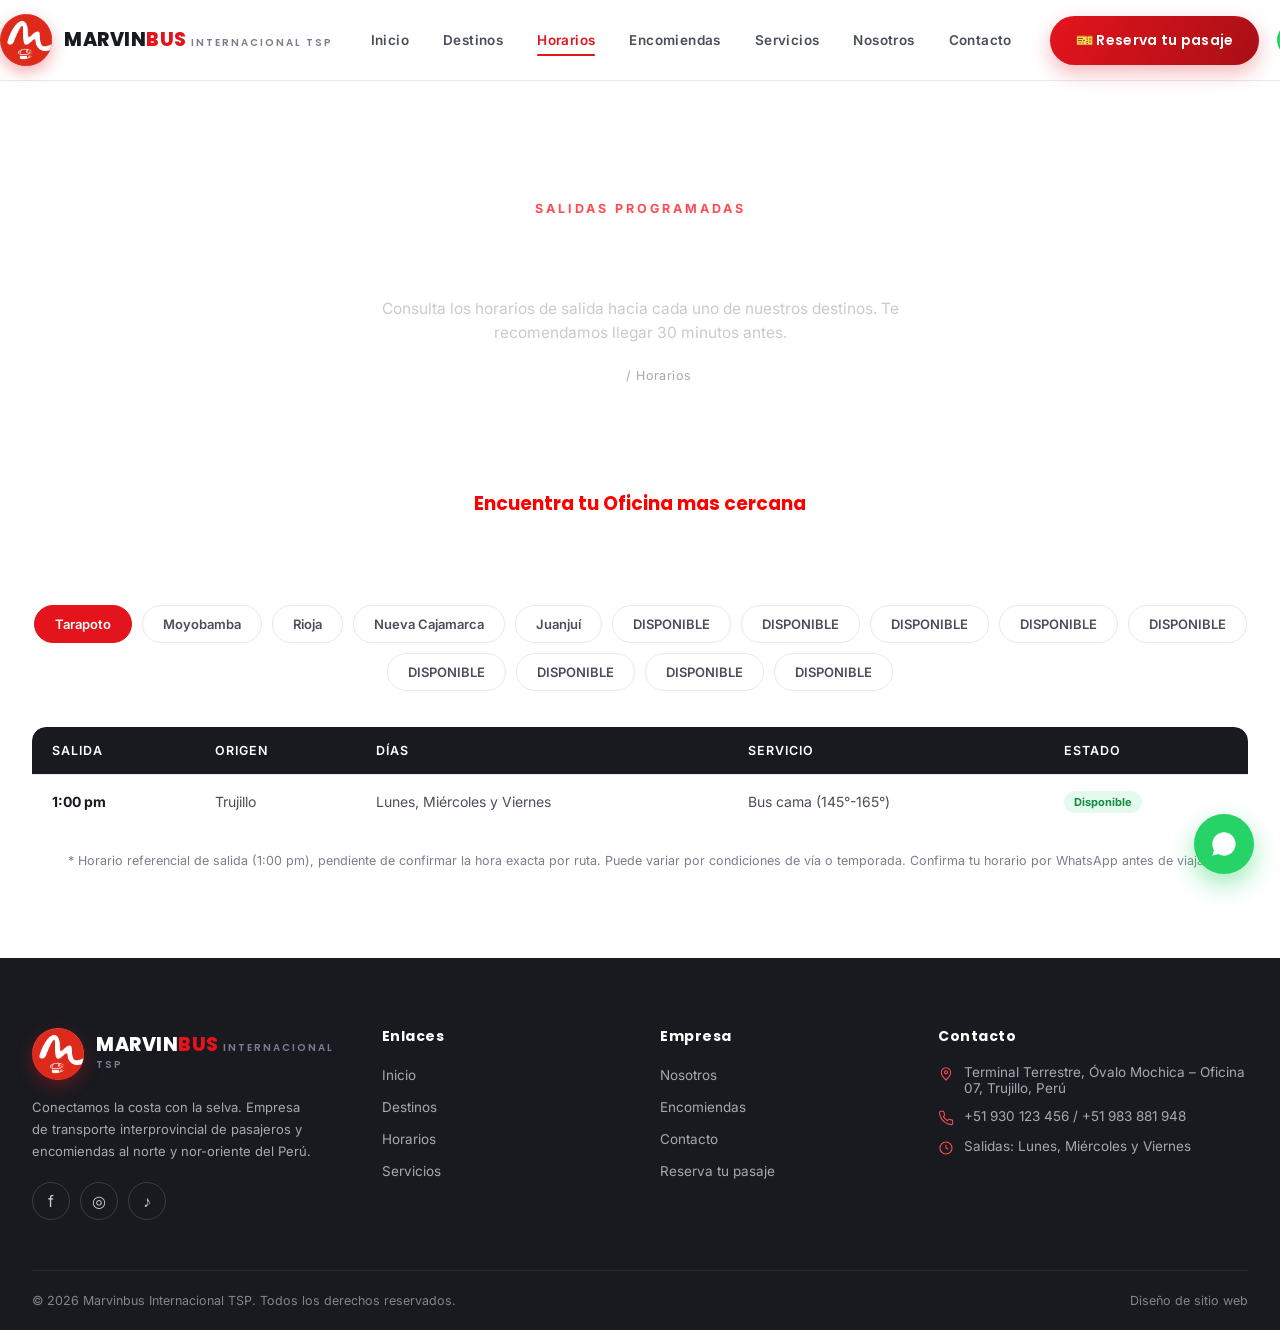
<file: horarios.html>
<!DOCTYPE html>
<html lang="es">
<head>
<meta charset="UTF-8">
<meta name="viewport" content="width=device-width, initial-scale=1.0">
<title>Horarios | MarvinBus Internacional TSP</title>
<link rel="icon" href="data:image/svg+xml,<svg xmlns=%22http://www.w3.org/2000/svg%22 viewBox=%220 0 100 100%22><circle cx=%2250%22 cy=%2250%22 r=%2250%22 fill=%22%23E4141C%22/><text x=%2250%22 y=%2268%22 font-size=%2260%22 font-family=%22Arial%22 font-weight=%22900%22 fill=%22white%22 text-anchor=%22middle%22>M</text></svg>">
<link rel="stylesheet" href="css/style.css">
</head>
<body>
<!-- ================= Linea de descripcion (parte superior)
<div class="topbar">
  <div class="container">
    <div class="topbar-links"><span>📍 Terminal Terrestre, Óvalo Mochica – Trujillo</span><span>🕒 Lun, Mié y Vie desde Chimbote</span></div>
    <div class="topbar-social"><a href="#">FB</a><a href="#">IG</a><a href="#">TT</a></div>
  </div>
</div>

================= -->

<!-- ================= HEADER ================= -->
<header class="site-header">
  <div class="container nav-wrap">
    <a href="index.html" class="brand">
      <span class="logo-mark">
        <source><img src="./img/logoRVIP.png" alt="">
      </span>
      <span class="logo-text">
        <span class="l1">MARVIN<span>BUS</span></span>
        <span class="l2">INTERNACIONAL TSP</span>
      </span>
    </a>
    
    <nav class="main-nav">
      <ul>
        <li><a href="index.html">Inicio</a></li>
        <li><a href="destinos.html">Destinos</a></li>
        <li><a href="horarios.html" class="active">Horarios</a></li>
        <li><a href="encomiendas.html">Encomiendas</a></li>
        <li><a href="servicios.html">Servicios</a></li>
        <li><a href="nosotros.html">Nosotros</a></li>
        <li><a href="contacto.html">Contacto</a></li>
      </ul>
    </nav>
    <div class="header-actions">
      <a href="index.html#reservar" class="btn btn-primary">🎫 Reserva tu pasaje</a>
      <a href="https://wa.me/51987654321" target="_blank" rel="noopener" class="header-whatsapp">
        <span class="wa-icon"><svg width="18" height="18" viewBox="0 0 24 24" fill="currentColor"><path d="M12 2C6.48 2 2 6.48 2 12c0 1.85.5 3.58 1.36 5.07L2 22l5.06-1.33A9.94 9.94 0 0 0 12 22c5.52 0 10-4.48 10-10S17.52 2 12 2Z"/></svg></span>
        <span class="wa-text"><b>Escríbenos</b><span>+51 930 123 456</span></span>
      </a>
      <button class="burger" aria-label="Abrir menú"><span></span><span></span><span></span></button>
    </div>
  </div>
</header>

<section class="page-hero" style="background-image:url('https://images.unsplash.com/photo-1544620347-c4fd4a3d5957?q=80&w=1600&auto=format&fit=crop')">
  <div class="container">
    <div class="eyebrow reveal">SALIDAS PROGRAMADAS</div>
    <h1 class="reveal">Horarios de Viaje</h1>
    <p class="reveal">Consulta los horarios de salida hacia cada uno de nuestros destinos. Te recomendamos llegar 30 minutos antes.</p>
    <div class="crumbs reveal"><a href="index.html">Inicio</a> / Horarios</div>
  </div>
</section>

<section>
  <br>
  <br>
  <h3 style="text-align: center; color: rgb(255, 0, 0);">Encuentra tu Oficina mas cercana</h3>
</section>


<section class="section">
  <div class="container">

    <div class="route-tabs reveal">
      <button class="route-tab active" data-target="tarapoto">Tarapoto</button>
      <button class="route-tab" data-target="moyobamba">Moyobamba</button>
      <button class="route-tab" data-target="rioja">Rioja</button>
      <button class="route-tab" data-target="nueva-cajamarca">Nueva Cajamarca</button>
      <button class="route-tab" data-target="juanjui">Juanjuí</button>
      <button class="route-tab" data-target="DISPONIBLE">DISPONIBLE</button>
      <button class="route-tab" data-target="DISPONIBLE">DISPONIBLE</button>
      <button class="route-tab" data-target="DISPONIBLE">DISPONIBLE</button>
      <button class="route-tab" data-target="DISPONIBLE">DISPONIBLE</button>
      <button class="route-tab" data-target="DISPONIBLE">DISPONIBLE</button>
      <button class="route-tab" data-target="DISPONIBLE">DISPONIBLE</button>
      <button class="route-tab" data-target="DISPONIBLE">DISPONIBLE</button>
      <button class="route-tab" data-target="DISPONIBLE">DISPONIBLE</button>
      <button class="route-tab" data-target="DISPONIBLE">DISPONIBLE</button>
    </div>

    <div id="tarapoto" class="route-panel active">
      <div class="table-scroll"><table class="schedule-table">
        <thead><tr><th>Salida</th><th>Origen</th><th>Días</th><th>Servicio</th><th>Estado</th></tr></thead>
        <tbody>
          <tr><td><b>1:00 pm</b></td><td>Trujillo</td><td>Lunes, Miércoles y Viernes</td><td>Bus cama (145°-165°)</td><td><span class="tag-status ok">Disponible</span></td></tr>
        </tbody>
      </table></div>
    </div>

    <div id="moyobamba" class="route-panel">
      <div class="table-scroll"><table class="schedule-table">
        <thead><tr><th>Salida</th><th>Origen</th><th>Días</th><th>Servicio</th><th>Estado</th></tr></thead>
        <tbody>
          <tr><td><b>1:00 pm</b></td><td>Trujillo</td><td>Lunes, Miércoles y Viernes</td><td>Bus cama (145°-165°)</td><td><span class="tag-status ok">Disponible</span></td></tr>
        </tbody>
      </table></div>
    </div>

    <div id="rioja" class="route-panel">
      <div class="table-scroll"><table class="schedule-table">
        <thead><tr><th>Salida</th><th>Origen</th><th>Días</th><th>Servicio</th><th>Estado</th></tr></thead>
        <tbody>
          <tr><td><b>1:00 pm</b></td><td>Trujillo</td><td>Lunes, Miércoles y Viernes</td><td>Bus cama (145°-165°)</td><td><span class="tag-status ok">Disponible</span></td></tr>
        </tbody>
      </table></div>
    </div>

    <div id="nueva-cajamarca" class="route-panel">
      <div class="table-scroll"><table class="schedule-table">
        <thead><tr><th>Salida</th><th>Origen</th><th>Días</th><th>Servicio</th><th>Estado</th></tr></thead>
        <tbody>
          <tr><td><b>1:00 pm</b></td><td>Trujillo</td><td>Lunes, Miércoles y Viernes</td><td>Bus cama (145°-165°)</td><td><span class="tag-status ok">Disponible</span></td></tr>
        </tbody>
      </table></div>
    </div>

    <div id="juanjui" class="route-panel">
      <div class="table-scroll"><table class="schedule-table">
        <thead><tr><th>Salida</th><th>Origen</th><th>Días</th><th>Servicio</th><th>Estado</th></tr></thead>
        <tbody>
          <tr><td><b>1:00 pm</b></td><td>Trujillo</td><td>Lunes, Miércoles y Viernes</td><td>Bus cama (145°-165°)</td><td><span class="tag-status ok">Disponible</span></td></tr>
        </tbody>
      </table></div>
    </div>

    <p style="text-align:center; color:var(--gray); font-size:12.5px; margin-top:24px;">* Horario referencial de salida (1:00 pm), pendiente de confirmar la hora exacta por ruta. Puede variar por condiciones de vía o temporada. Confirma tu horario por WhatsApp antes de viajar.</p>
  </div>
</section>

<!-- ================= FOOTER ================= -->
<footer class="site-footer">
  <div class="container">
    <div class="footer-grid">
      <div class="footer-brand">
    <a href="index.html" class="brand">
      <span class="logo-mark">
        <source><img src="./img/logoRVIP.png" alt="">
      </span>
          <span class="logo-text">
            <span class="l1">MARVIN<span>BUS</span></span>
            <span class="l2">INTERNACIONAL TSP</span>
          </span>
        </a>
        <p>Conectamos la costa con la selva. Empresa de transporte interprovincial de pasajeros y encomiendas al norte y nor-oriente del Perú.</p>
        <div class="footer-social">
          <a href="#" aria-label="Facebook">f</a>
          <a href="#" aria-label="Instagram">◎</a>
          <a href="#" aria-label="TikTok">♪</a>
        </div>
      </div>
      <div class="footer-col">
        <h4>Enlaces</h4>
        <ul>
          <li><a href="index.html">Inicio</a></li>
          <li><a href="destinos.html">Destinos</a></li>
          <li><a href="horarios.html">Horarios</a></li>
          <li><a href="servicios.html">Servicios</a></li>
        </ul>
      </div>
      <div class="footer-col">
        <h4>Empresa</h4>
        <ul>
          <li><a href="nosotros.html">Nosotros</a></li>
          <li><a href="encomiendas.html">Encomiendas</a></li>
          <li><a href="contacto.html">Contacto</a></li>
          <li><a href="#reservar">Reserva tu pasaje</a></li>
        </ul>
      </div>
      <div class="footer-col">
        <h4>Contacto</h4>
        <ul class="footer-contact">
          <li><svg width="16" height="16" viewBox="0 0 24 24" fill="none"><path d="M12 21s7-6.1 7-11.5A7 7 0 0 0 5 9.5C5 14.9 12 21 12 21Z" stroke="currentColor" stroke-width="1.6"/><circle cx="12" cy="9.5" r="2.3" stroke="currentColor" stroke-width="1.6"/></svg> Terminal Terrestre, Óvalo Mochica – Oficina 07, Trujillo, Perú</li>
          <li><svg width="16" height="16" viewBox="0 0 24 24" fill="none"><path d="M22 16.9v3a2 2 0 0 1-2.2 2 19.8 19.8 0 0 1-8.6-3 19.5 19.5 0 0 1-6-6 19.8 19.8 0 0 1-3-8.7A2 2 0 0 1 4.1 2h3a2 2 0 0 1 2 1.7c.1 1 .3 2 .6 2.9a2 2 0 0 1-.5 2.1L8 9.9a16 16 0 0 0 6 6l1.2-1.2a2 2 0 0 1 2.1-.5c.9.3 1.9.5 2.9.6a2 2 0 0 1 1.8 2Z" stroke="currentColor" stroke-width="1.6"/></svg> +51 930 123 456 / +51 983 881 948</li>
          <li><svg width="16" height="16" viewBox="0 0 24 24" fill="none"><circle cx="12" cy="12" r="9" stroke="currentColor" stroke-width="1.6"/><path d="M12 7v5l3.5 2" stroke="currentColor" stroke-width="1.6"/></svg> Salidas: Lunes, Miércoles y Viernes</li>
        </ul>
      </div>
    </div>
    <div class="footer-bottom">
      <span>© <span class="js-year"></span> Marvinbus Internacional TSP. Todos los derechos reservados.</span>
      <span>Diseño de sitio web</span>
    </div>
  </div>
</footer>

<a href="https://wa.me/51987654321" target="_blank" rel="noopener" class="wa-float" aria-label="WhatsApp">
  <svg width="28" height="28" viewBox="0 0 24 24" fill="currentColor"><path d="M12 2C6.48 2 2 6.48 2 12c0 1.85.5 3.58 1.36 5.07L2 22l5.06-1.33A9.94 9.94 0 0 0 12 22c5.52 0 10-4.48 10-10S17.52 2 12 2Z"/></svg>
</a>

<script src="js/script.js"></script>
</body>
</html>
</file>
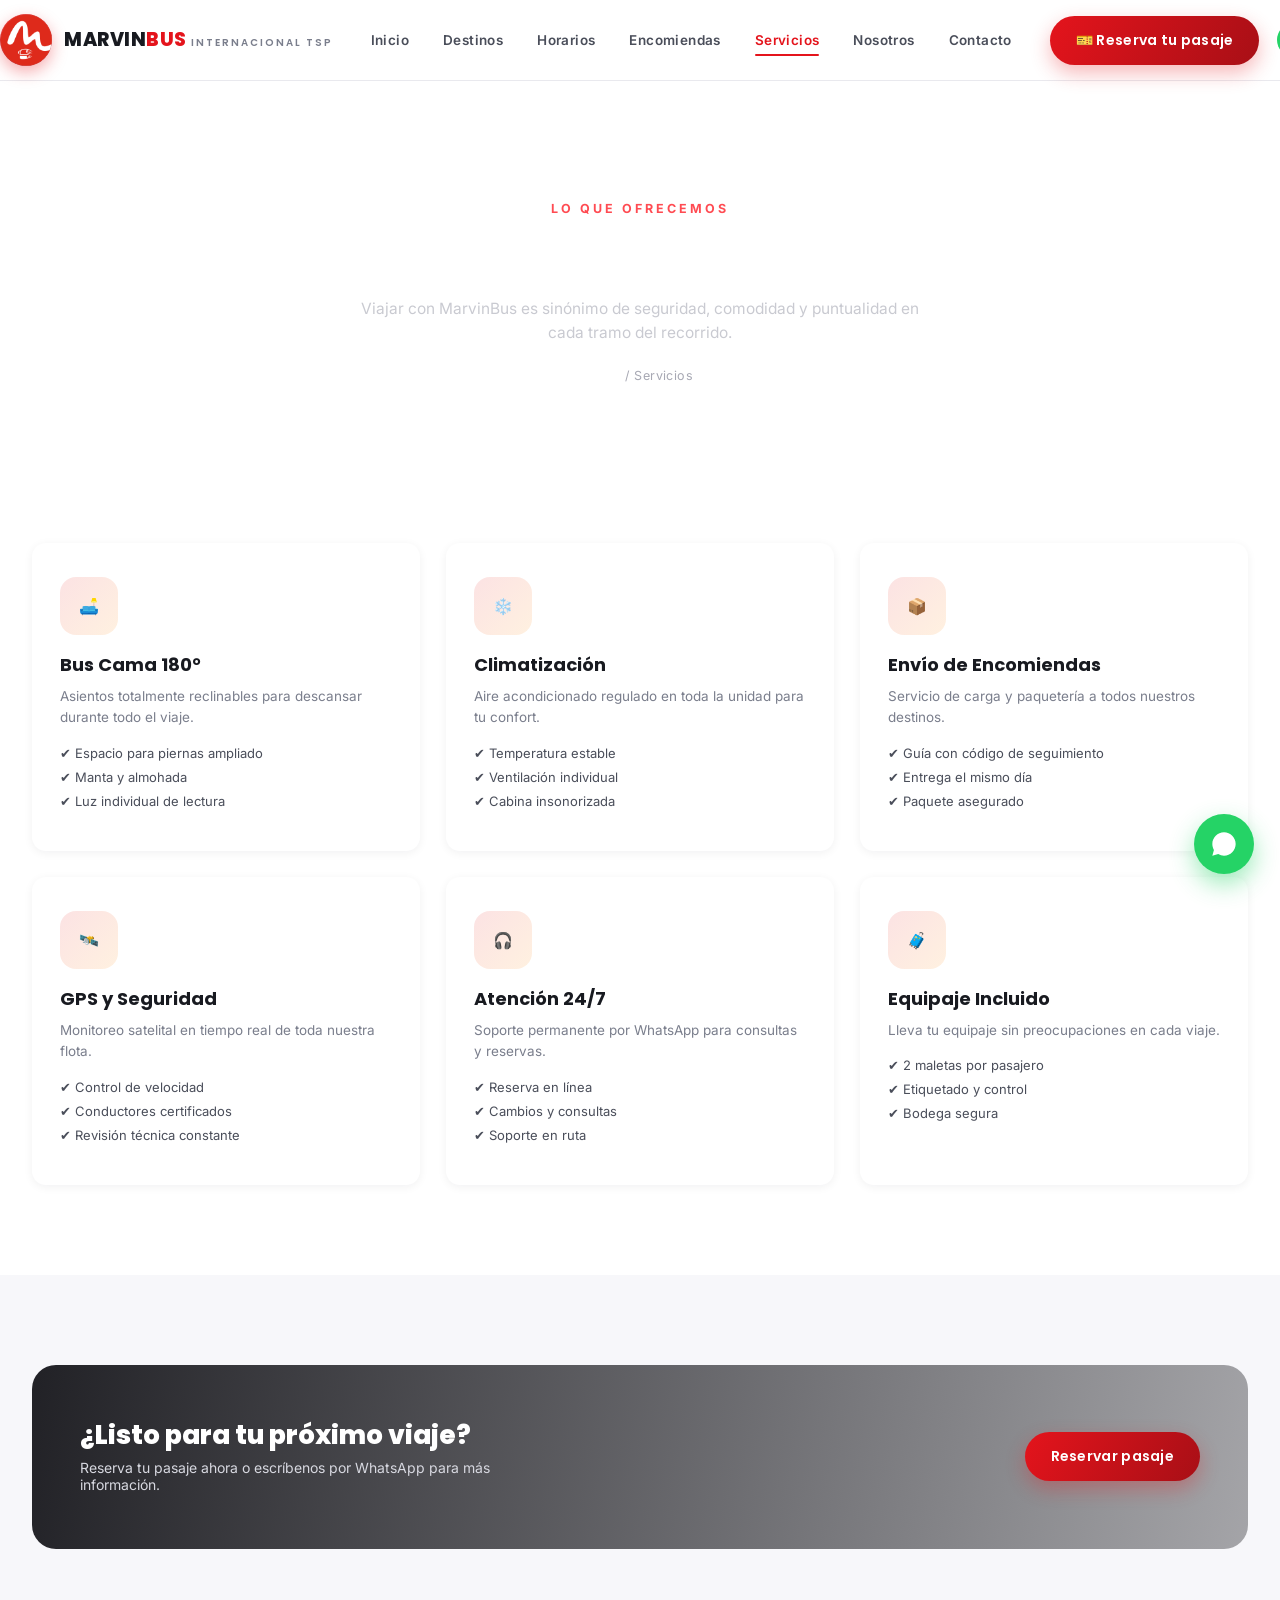
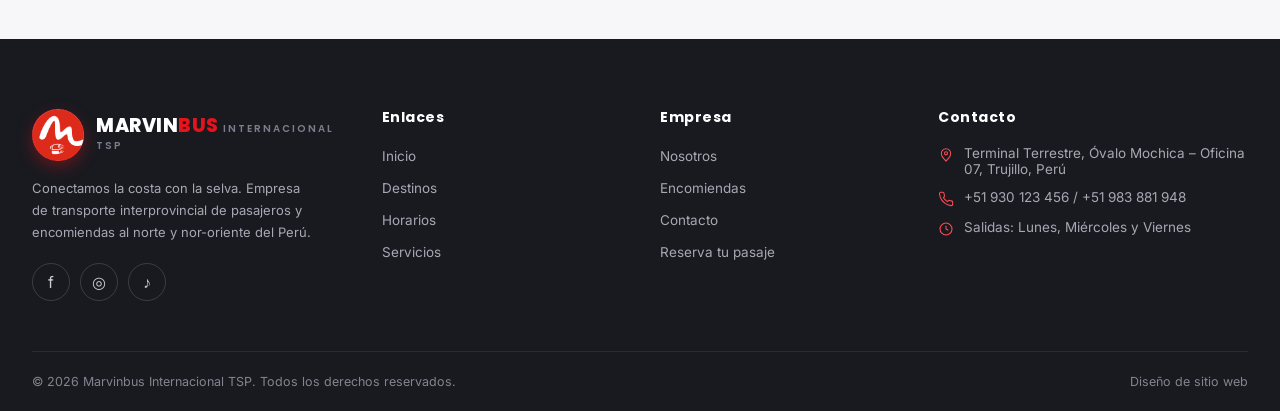
<file: servicios.html>
<!DOCTYPE html>
<html lang="es">
<head>
<meta charset="UTF-8">
<meta name="viewport" content="width=device-width, initial-scale=1.0">
<title>Servicios | MarvinBus Internacional TSP</title>
<link rel="icon" href="data:image/svg+xml,<svg xmlns=%22http://www.w3.org/2000/svg%22 viewBox=%220 0 100 100%22><circle cx=%2250%22 cy=%2250%22 r=%2250%22 fill=%22%23E4141C%22/><text x=%2250%22 y=%2268%22 font-size=%2260%22 font-family=%22Arial%22 font-weight=%22900%22 fill=%22white%22 text-anchor=%22middle%22>M</text></svg>">
<link rel="stylesheet" href="css/style.css">
</head>
<body>

<!-- ================= Linea de descripcion (parte superior)
<div class="topbar">
  <div class="container">
    <div class="topbar-links"><span>📍 Terminal Terrestre, Óvalo Mochica – Trujillo</span><span>🕒 Lun, Mié y Vie desde Chimbote</span></div>
    <div class="topbar-social"><a href="#">FB</a><a href="#">IG</a><a href="#">TT</a></div>
  </div>
</div>

================= -->

<!-- ================= HEADER ================= -->
<header class="site-header">
  <div class="container nav-wrap">
    <a href="index.html" class="brand">
      <span class="logo-mark">
        <source><img src="./img/logoRVIP.png" alt="">
      </span>
      <span class="logo-text">
        <span class="l1">MARVIN<span>BUS</span></span>
        <span class="l2">INTERNACIONAL TSP</span>
      </span>
    </a>

    <nav class="main-nav">
      <ul>
        <li><a href="index.html">Inicio</a></li>
        <li><a href="destinos.html">Destinos</a></li>
        <li><a href="horarios.html">Horarios</a></li>
        <li><a href="encomiendas.html">Encomiendas</a></li>
        <li><a href="servicios.html" class="active">Servicios</a></li>
        <li><a href="nosotros.html">Nosotros</a></li>
        <li><a href="contacto.html">Contacto</a></li>
      </ul>
    </nav>
    <div class="header-actions">
      <a href="index.html#reservar" class="btn btn-primary">🎫 Reserva tu pasaje</a>
      <a href="https://wa.me/51987654321" target="_blank" rel="noopener" class="header-whatsapp">
        <span class="wa-icon"><svg width="18" height="18" viewBox="0 0 24 24" fill="currentColor"><path d="M12 2C6.48 2 2 6.48 2 12c0 1.85.5 3.58 1.36 5.07L2 22l5.06-1.33A9.94 9.94 0 0 0 12 22c5.52 0 10-4.48 10-10S17.52 2 12 2Z"/></svg></span>
        <span class="wa-text"><b>Escríbenos</b><span>+51 930 123 456</span></span>
      </a>
      <button class="burger" aria-label="Abrir menú"><span></span><span></span><span></span></button>
    </div>
  </div>
</header>

<section class="page-hero" style="background-image:url('https://images.unsplash.com/photo-1570125909232-eb263c188f7e?q=80&w=1600&auto=format&fit=crop')">
  <div class="container">
    <div class="eyebrow reveal">LO QUE OFRECEMOS</div>
    <h1 class="reveal">Nuestros Servicios</h1>
    <p class="reveal">Viajar con MarvinBus es sinónimo de seguridad, comodidad y puntualidad en cada tramo del recorrido.</p>
    <div class="crumbs reveal"><a href="index.html">Inicio</a> / Servicios</div>
  </div>
</section>

<section class="section">
  <div class="container">
    <div class="service-grid">

      <div class="card service-card reveal">
        <div class="feature-icon">🛋️</div>
        <h3>Bus Cama 180°</h3>
        <p>Asientos totalmente reclinables para descansar durante todo el viaje.</p>
        <ul>
          <li>✔ Espacio para piernas ampliado</li>
          <li>✔ Manta y almohada</li>
          <li>✔ Luz individual de lectura</li>
        </ul>
      </div>

      <div class="card service-card reveal">
        <div class="feature-icon">❄️</div>
        <h3>Climatización</h3>
        <p>Aire acondicionado regulado en toda la unidad para tu confort.</p>
        <ul>
          <li>✔ Temperatura estable</li>
          <li>✔ Ventilación individual</li>
          <li>✔ Cabina insonorizada</li>
        </ul>
      </div>

      <div class="card service-card reveal">
        <div class="feature-icon">📦</div>
        <h3>Envío de Encomiendas</h3>
        <p>Servicio de carga y paquetería a todos nuestros destinos.</p>
        <ul>
          <li>✔ Guía con código de seguimiento</li>
          <li>✔ Entrega el mismo día</li>
          <li>✔ Paquete asegurado</li>
        </ul>
      </div>

      <div class="card service-card reveal">
        <div class="feature-icon">🛰️</div>
        <h3>GPS y Seguridad</h3>
        <p>Monitoreo satelital en tiempo real de toda nuestra flota.</p>
        <ul>
          <li>✔ Control de velocidad</li>
          <li>✔ Conductores certificados</li>
          <li>✔ Revisión técnica constante</li>
        </ul>
      </div>

      <div class="card service-card reveal">
        <div class="feature-icon">🎧</div>
        <h3>Atención 24/7</h3>
        <p>Soporte permanente por WhatsApp para consultas y reservas.</p>
        <ul>
          <li>✔ Reserva en línea</li>
          <li>✔ Cambios y consultas</li>
          <li>✔ Soporte en ruta</li>
        </ul>
      </div>

      <div class="card service-card reveal">
        <div class="feature-icon">🧳</div>
        <h3>Equipaje Incluido</h3>
        <p>Lleva tu equipaje sin preocupaciones en cada viaje.</p>
        <ul>
          <li>✔ 2 maletas por pasajero</li>
          <li>✔ Etiquetado y control</li>
          <li>✔ Bodega segura</li>
        </ul>
      </div>

    </div>
  </div>
</section>

<section class="section soft">
  <div class="cta-band reveal-scale" style="background-image:url('https://images.unsplash.com/photo-1544620347-c4fd4a3d5957?q=80&w=1600&auto=format&fit=crop')">
    <div class="cta-band-inner">
      <div>
        <h3>¿Listo para tu próximo viaje?</h3>
        <p>Reserva tu pasaje ahora o escríbenos por WhatsApp para más información.</p>
      </div>
      <a href="index.html#reservar" class="btn btn-primary">Reservar pasaje</a>
    </div>
  </div>
</section>

<!-- ================= FOOTER ================= -->
<footer class="site-footer">
  <div class="container">
    <div class="footer-grid">
      <div class="footer-brand">
    <a href="index.html" class="brand">
      <span class="logo-mark">
        <source><img src="./img/logoRVIP.png" alt="">
      </span>
          <span class="logo-text">
            <span class="l1">MARVIN<span>BUS</span></span>
            <span class="l2">INTERNACIONAL TSP</span>
          </span>
        </a>
        <p>Conectamos la costa con la selva. Empresa de transporte interprovincial de pasajeros y encomiendas al norte y nor-oriente del Perú.</p>
        <div class="footer-social">
          <a href="#" aria-label="Facebook">f</a>
          <a href="#" aria-label="Instagram">◎</a>
          <a href="#" aria-label="TikTok">♪</a>
        </div>
      </div>
      <div class="footer-col">
        <h4>Enlaces</h4>
        <ul>
          <li><a href="index.html">Inicio</a></li>
          <li><a href="destinos.html">Destinos</a></li>
          <li><a href="horarios.html">Horarios</a></li>
          <li><a href="servicios.html">Servicios</a></li>
        </ul>
      </div>
      <div class="footer-col">
        <h4>Empresa</h4>
        <ul>
          <li><a href="nosotros.html">Nosotros</a></li>
          <li><a href="encomiendas.html">Encomiendas</a></li>
          <li><a href="contacto.html">Contacto</a></li>
          <li><a href="#reservar">Reserva tu pasaje</a></li>
        </ul>
      </div>
      <div class="footer-col">
        <h4>Contacto</h4>
        <ul class="footer-contact">
          <li><svg width="16" height="16" viewBox="0 0 24 24" fill="none"><path d="M12 21s7-6.1 7-11.5A7 7 0 0 0 5 9.5C5 14.9 12 21 12 21Z" stroke="currentColor" stroke-width="1.6"/><circle cx="12" cy="9.5" r="2.3" stroke="currentColor" stroke-width="1.6"/></svg> Terminal Terrestre, Óvalo Mochica – Oficina 07, Trujillo, Perú</li>
          <li><svg width="16" height="16" viewBox="0 0 24 24" fill="none"><path d="M22 16.9v3a2 2 0 0 1-2.2 2 19.8 19.8 0 0 1-8.6-3 19.5 19.5 0 0 1-6-6 19.8 19.8 0 0 1-3-8.7A2 2 0 0 1 4.1 2h3a2 2 0 0 1 2 1.7c.1 1 .3 2 .6 2.9a2 2 0 0 1-.5 2.1L8 9.9a16 16 0 0 0 6 6l1.2-1.2a2 2 0 0 1 2.1-.5c.9.3 1.9.5 2.9.6a2 2 0 0 1 1.8 2Z" stroke="currentColor" stroke-width="1.6"/></svg> +51 930 123 456 / +51 983 881 948</li>
          <li><svg width="16" height="16" viewBox="0 0 24 24" fill="none"><circle cx="12" cy="12" r="9" stroke="currentColor" stroke-width="1.6"/><path d="M12 7v5l3.5 2" stroke="currentColor" stroke-width="1.6"/></svg> Salidas: Lunes, Miércoles y Viernes</li>
        </ul>
      </div>
    </div>
    <div class="footer-bottom">
      <span>© <span class="js-year"></span> Marvinbus Internacional TSP. Todos los derechos reservados.</span>
      <span>Diseño de sitio web</span>
    </div>
  </div>
</footer>

<a href="https://wa.me/51987654321" target="_blank" rel="noopener" class="wa-float" aria-label="WhatsApp">
  <svg width="28" height="28" viewBox="0 0 24 24" fill="currentColor"><path d="M12 2C6.48 2 2 6.48 2 12c0 1.85.5 3.58 1.36 5.07L2 22l5.06-1.33A9.94 9.94 0 0 0 12 22c5.52 0 10-4.48 10-10S17.52 2 12 2Z"/></svg>
</a>

<script src="js/script.js"></script>
</body>
</html>
</file>
<file: css/style.css>
/* ==========================================================================
   MARVINBUS INTERNACIONAL TSP — stylesheet
   ========================================================================== */

@import url('https://fonts.googleapis.com/css2?family=Poppins:wght@500;600;700;800&family=Inter:wght@400;500;600;700&display=swap');

:root{
  --red: #E4141C;
  --red-dark: #A80F16;
  --red-light: #FF4B52;
  --orange: #FF8A00;
  --ink: #181A20;
  --ink-soft: #4A4E5A;
  --gray: #7A7E8C;
  --line: #E9E9EE;
  --bg: #FFFFFF;
  --bg-soft: #F7F7FA;
  --bg-dark: #131318;
  --white: #FFFFFF;

  --font-display: 'Poppins', sans-serif;
  --font-body: 'Inter', sans-serif;

  --radius-s: 8px;
  --radius-m: 14px;
  --radius-l: 24px;
  --shadow-s: 0 2px 10px rgba(20,20,30,.06);
  --shadow-m: 0 10px 30px rgba(20,20,30,.10);
  --shadow-l: 0 20px 60px rgba(20,20,30,.16);
  --ease: cubic-bezier(.22,1,.36,1);
}

*,*::before,*::after{ box-sizing:border-box; }
html{ scroll-behavior:smooth; }
body{
  margin:0;
  font-family:var(--font-body);
  color:var(--ink);
  background:var(--bg);
  -webkit-font-smoothing:antialiased;
  overflow-x:hidden;
}
img{ max-width:100%; display:block; }
a{ color:inherit; text-decoration:none; }
ul{ list-style:none; margin:0; padding:0; }
button{ font-family:inherit; cursor:pointer; }
h1,h2,h3,h4{ font-family:var(--font-display); margin:0; line-height:1.15; }
p{ margin:0; }

.container{ max-width:1320px; margin:0 auto; padding:0 32px; }

/* ---------- reveal on scroll ---------- */
.reveal{ opacity:0; transform:translateY(28px); transition:opacity .7s var(--ease), transform .7s var(--ease); }
.reveal.in{ opacity:1; transform:translateY(0); }
.reveal-scale{ opacity:0; transform:scale(.92); transition:opacity .6s var(--ease), transform .6s var(--ease); }
.reveal-scale.in{ opacity:1; transform:scale(1); }
@media (prefers-reduced-motion: reduce){
  .reveal,.reveal-scale{ transition:none; opacity:1; transform:none; }
  html{ scroll-behavior:auto; }
}

/* ---------- buttons ---------- */
.btn{
  display:inline-flex; align-items:center; justify-content:center; gap:8px;
  padding:14px 26px; border-radius:999px; border:none;
  font-family:var(--font-display); font-weight:600; font-size:14px; letter-spacing:.3px;
  transition:transform .25s var(--ease), box-shadow .25s var(--ease), background .25s var(--ease);
  white-space:nowrap;
}
.btn-primary{
  background:linear-gradient(120deg,var(--red),var(--red-dark));
  color:#fff; box-shadow:0 8px 20px rgba(228,20,28,.30);
}
.btn-primary:hover{ transform:translateY(-2px); box-shadow:0 12px 26px rgba(228,20,28,.4); }
.btn-outline{
  background:#fff; color:var(--ink); border:1.5px solid var(--line);
}
.btn-outline:hover{ border-color:var(--red); color:var(--red); transform:translateY(-2px); }
.btn-ghost-dark{
  background:var(--ink); color:#fff;
}
.btn-ghost-dark:hover{ background:var(--red); transform:translateY(-2px); }
.btn-block{ width:100%; }
.btn[disabled]{ opacity:.6; cursor:not-allowed; transform:none !important; }

/* ==========================================================================
   TOP BAR + HEADER
   ========================================================================== */
.topbar{
  background:var(--ink); color:#c9cad1; font-size:12.5px;
}
.topbar .container{ display:flex; justify-content:space-between; align-items:center; padding-top:8px; padding-bottom:8px; }
.topbar a{ color:#c9cad1; }
.topbar .topbar-links{ display:flex; gap:22px; }
.topbar .topbar-links span{ display:inline-flex; align-items:center; gap:6px; }
.topbar .topbar-social{ display:flex; gap:14px; }
.topbar .topbar-social a{ opacity:.8; transition:opacity .2s; }
.topbar .topbar-social a:hover{ opacity:1; color:var(--red-light); }

header.site-header{
  position:sticky; top:0; z-index:200;
  background:rgba(255,255,255,.92);
  backdrop-filter:blur(10px);
  border-bottom:1px solid var(--line);
  transition:box-shadow .3s;
}
header.site-header.scrolled{ box-shadow:var(--shadow-s); }
.nav-wrap{ display:flex; align-items:center; justify-content:space-between; padding:14px 0; gap:24px; }

.brand{ display:flex; align-items:center; gap:12px; flex-shrink:0; }
.brand .logo-mark{
  width:52px; height:52px; border-radius:50%;
  background:radial-gradient(circle at 30% 25%, var(--red-light), var(--red-dark) 75%);
  display:flex; align-items:center; justify-content:center;
  box-shadow:0 6px 16px rgba(228,20,28,.35);
  flex-shrink:0;
}
.brand .logo-mark svg{ width:28px; height:28px; }
.brand .logo-text{ font-family:var(--font-display); line-height:1.05; }
.brand .logo-text .l1{ font-size:19px; font-weight:800; color:var(--ink); letter-spacing:.5px; }
.brand .logo-text .l1 span{ color:var(--red); }
.brand .logo-text .l2{ font-size:10px; font-weight:600; color:var(--gray); letter-spacing:2px; }

nav.main-nav{ display:flex; }
nav.main-nav ul{ display:flex; gap:6px; }
nav.main-nav a{
  position:relative; display:block; padding:10px 14px; font-size:13.5px; font-weight:600;
  color:var(--ink-soft); letter-spacing:.4px; border-radius:8px; transition:color .2s,background .2s;
}
nav.main-nav a:hover{ color:var(--red); background:rgba(228,20,28,.06); }
nav.main-nav a.active{ color:var(--red); }
nav.main-nav a.active::after{
  content:''; position:absolute; left:14px; right:14px; bottom:2px; height:2.5px; background:var(--red); border-radius:2px;
}

.header-actions{ display:flex; align-items:center; gap:18px; flex-shrink:0; }
.header-whatsapp{ display:flex; align-items:center; gap:8px; font-size:12px; }
.header-whatsapp .wa-icon{
  width:34px; height:34px; border-radius:50%; background:#25D366; display:flex; align-items:center; justify-content:center; color:#fff; flex-shrink:0;
}
.header-whatsapp .wa-text b{ display:block; font-size:12px; color:var(--ink); }
.header-whatsapp .wa-text span{ color:var(--gray); font-size:11px; }

.burger{ display:none; flex-direction:column; gap:5px; background:none; border:none; padding:6px; }
.burger span{ width:26px; height:2.5px; background:var(--ink); border-radius:2px; transition:transform .3s,opacity .3s; }
.burger.open span:nth-child(1){ transform:translateY(7.5px) rotate(45deg); }
.burger.open span:nth-child(2){ opacity:0; }
.burger.open span:nth-child(3){ transform:translateY(-7.5px) rotate(-45deg); }

/* ==========================================================================
   HERO (home)
   ========================================================================== */
.hero{ position:relative; overflow:hidden; background:var(--ink); }
.hero-slides{ position:relative; height:640px; }
.hero-slide{
  position:absolute; inset:0; opacity:0; visibility:hidden; transition:opacity 1.1s var(--ease);
  overflow:hidden;
}
.hero-slide.active{ opacity:1; visibility:visible; z-index:2; }
.hero-bg{
  position:absolute; inset:0; background-size:cover; background-position:center;
  transform:scale(1.02); z-index:0;
}
.hero-slide.active .hero-bg{ animation:heroZoom 9s var(--ease) forwards; }
@keyframes heroZoom{ from{ transform:scale(1.02); } to{ transform:scale(1.14); } }
.hero-slide::after{
  content:''; position:absolute; inset:0; z-index:1;
  background:linear-gradient(100deg, rgba(8,8,13,.90) 0%, rgba(8,8,13,.62) 40%, rgba(8,8,13,.22) 66%, rgba(8,8,13,.42) 100%);
}
.hero-content{
  position:relative; z-index:5; height:100%; display:flex; flex-direction:column; justify-content:center;
  max-width:640px; padding:0 clamp(32px, 7vw, 108px);
}
.hero-slide.active .hero-content > *{
  animation:heroContentUp .8s var(--ease) both;
}
.hero-slide.active .hero-content .eyebrow{ animation-delay:.05s; }
.hero-slide.active .hero-content h1{ animation-delay:.15s; }
.hero-slide.active .hero-content p{ animation-delay:.28s; }
.hero-slide.active .hero-content .hero-cta{ animation-delay:.4s; }
@keyframes heroContentUp{
  from{ opacity:0; transform:translateY(22px); }
  to{ opacity:1; transform:translateY(0); }
}
.hero-content .eyebrow{
  color:var(--red-light); font-weight:700; font-size:13px; letter-spacing:3px; margin-bottom:14px;
  display:flex; align-items:center; gap:10px;
}
.hero-content .eyebrow::before{ content:''; width:26px; height:2px; background:var(--red-light); }
.hero-content h1{
  color:#fff; font-size:52px; font-weight:800; letter-spacing:.5px; margin-bottom:6px;
}
.hero-content h1 .accent{
  display:block; font-family:'Poppins',sans-serif; font-style:italic; font-weight:800;
  font-size:76px; line-height:1; margin-top:6px;
  background:linear-gradient(100deg, var(--red-light), var(--orange));
  -webkit-background-clip:text; background-clip:text; color:transparent;
}
.hero-content p{ color:#d7d8e0; font-size:16px; line-height:1.6; margin:22px 0 30px; max-width:440px; }
.hero-cta{ display:flex; gap:14px; flex-wrap:wrap; }

.hero-arrow{
  position:absolute; top:50%; transform:translateY(-50%); z-index:6;
  width:46px; height:46px; border-radius:50%; border:1.5px solid rgba(255,255,255,.35);
  background:rgba(255,255,255,.08); color:#fff; display:flex; align-items:center; justify-content:center;
  backdrop-filter:blur(6px); transition:background .25s, transform .25s, border-color .25s; font-size:18px;
}
.hero-arrow:hover{ background:var(--red); border-color:var(--red); transform:translateY(-50%) scale(1.08); }
.hero-arrow.prev{ left:28px; } .hero-arrow.next{ right:28px; }

.hero-index{
  position:absolute; top:28px; right:32px; z-index:6; color:#fff; font-family:var(--font-display);
  font-size:12px; letter-spacing:2px; display:flex; align-items:center; gap:8px; opacity:.85;
}
.hero-index .cur{ font-size:16px; font-weight:800; color:var(--red-light); }

.hero-dots-wrap{ position:absolute; bottom:44px; left:0; right:0; z-index:6; display:flex; justify-content:center; }
.hero-dots{ display:flex; gap:10px; }
.hero-dots button{
  position:relative; width:34px; height:4px; border-radius:4px; background:rgba(255,255,255,.28);
  border:none; padding:0; overflow:hidden; cursor:pointer;
}
.hero-dots button::after{
  content:''; position:absolute; inset:0; background:var(--red-light); border-radius:4px;
  transform:scaleX(0); transform-origin:left; transition:transform .2s linear;
}
.hero-dots button.active::after{ animation:heroProgress 6s linear forwards; }
@keyframes heroProgress{ from{ transform:scaleX(0); } to{ transform:scaleX(1); } }

/* search bar */
.search-bar{
  position:relative; z-index:20; max-width:1240px; margin:-46px auto 0; padding:0 32px;
}
.search-bar-inner{
  background:#fff; border-radius:20px; box-shadow:var(--shadow-l);
  display:grid; grid-template-columns:1.1fr 1.1fr 1.1fr .9fr auto; gap:0;
  padding:10px;
}
.search-field{
  padding:12px 20px; border-right:1px solid var(--line); position:relative;
}
.search-bar-inner > .search-field:last-of-type{ border-right:none; }
.search-field label{
  display:flex; align-items:center; gap:6px; font-size:11px; font-weight:700; letter-spacing:1px; color:var(--gray); margin-bottom:6px; text-transform:uppercase;
}
.search-field select, .search-field input{
  width:100%; border:none; background:transparent; font-family:var(--font-display); font-weight:600;
  font-size:15.5px; color:var(--ink); appearance:none; -webkit-appearance:none; padding:0;
}
.search-field select:focus, .search-field input:focus{ outline:none; }
.search-field .chev{ position:absolute; right:16px; top:38px; pointer-events:none; color:var(--gray); }
.search-submit{
  display:flex; align-items:center; justify-content:center; padding:6px;
}
.search-submit .btn{ height:100%; padding:0 30px; font-size:14.5px; }
.search-swap{
  position:relative;
}
.search-note{
  text-align:center; font-size:12px; color:var(--gray); margin-top:12px; letter-spacing:.2px;
}

/* ==========================================================================
   PAGE HERO (sub pages)
   ========================================================================== */
.page-hero{
  position:relative; padding:120px 0 70px; text-align:center; overflow:hidden;
  background:linear-gradient(160deg, var(--ink) 0%, #23212b 60%, var(--red-dark) 140%);
}
.page-hero::before{
  content:''; position:absolute; inset:0; opacity:.12; background-size:cover; background-position:center;
}
.page-hero .container{ position:relative; z-index:2; }
.page-hero .eyebrow{ color:var(--red-light); font-weight:700; letter-spacing:3px; font-size:12.5px; margin-bottom:14px; }
.page-hero h1{ color:#fff; font-size:44px; font-weight:800; }
.page-hero p{ color:#c9cad1; max-width:560px; margin:16px auto 0; font-size:15.5px; line-height:1.6; }
.page-hero .crumbs{ margin-top:22px; font-size:12.5px; color:#a7a8b3; letter-spacing:.4px; }
.page-hero .crumbs a{ color:#fff; }
.page-hero .crumbs a:hover{ color:var(--red-light); }

/* ==========================================================================
   SECTION HEADINGS
   ========================================================================== */
.section{ padding:90px 0; }
.section.soft{ background:var(--bg-soft); }
.section-head{ text-align:center; margin-bottom:52px; }
.section-head .kicker{
  display:inline-flex; align-items:center; gap:10px; color:var(--red); font-weight:700; font-size:12.5px; letter-spacing:2px; margin-bottom:12px;
}
.section-head .kicker::before, .section-head .kicker::after{ content:''; width:22px; height:2px; background:var(--red); }
.section-head h2{ font-size:34px; font-weight:800; color:var(--ink); }
.section-head h2 b{ color:var(--red); font-weight:800; }
.section-head p{ color:var(--gray); margin-top:12px; font-size:15px; }

/* ==========================================================================
   DESTINOS GRID
   ========================================================================== */
.dest-grid{ display:grid; grid-template-columns:repeat(5,1fr); gap:18px; }
.dest-card{
  position:relative; border-radius:var(--radius-m); overflow:hidden; height:340px;
  box-shadow:var(--shadow-s); transition:transform .4s var(--ease), box-shadow .4s var(--ease);
}
.dest-card:hover{ transform:translateY(-8px); box-shadow:var(--shadow-l); }
.dest-card img{ position:absolute; inset:0; width:100%; height:100%; object-fit:cover; transition:transform .6s var(--ease); }
.dest-card:hover img{ transform:scale(1.09); }
.dest-card::after{
  content:''; position:absolute; inset:0; background:linear-gradient(0deg, rgba(10,10,15,.92) 5%, rgba(10,10,15,.15) 55%, rgba(10,10,15,0) 75%);
}
.dest-card-body{ position:absolute; left:0; right:0; bottom:0; z-index:2; padding:20px; }
.dest-card-body h3{ color:#fff; font-size:19px; font-weight:700; }
.dest-card-body p{ color:#d7d8e0; font-size:12.5px; margin-top:4px; }
.dest-card-body .mini-link{
  display:inline-flex; align-items:center; gap:6px; margin-top:12px; background:var(--red); color:#fff;
  font-size:12px; font-weight:700; padding:8px 14px; border-radius:999px; transition:background .2s, gap .2s;
}
.dest-card-body .mini-link:hover{ background:var(--red-dark); gap:9px; }

.dest-grid.full{ grid-template-columns:repeat(3,1fr); }
.dest-grid.full .dest-card{ height:300px; }

/* ==========================================================================
   FEATURES STRIP
   ========================================================================== */
.features{ padding:60px 0; border-top:1px solid var(--line); border-bottom:1px solid var(--line); }
.features-grid{ display:grid; grid-template-columns:repeat(5,1fr); gap:26px; }
.feature-item{ display:flex; gap:14px; align-items:flex-start; }
.feature-icon{
  width:52px; height:52px; border-radius:14px; background:linear-gradient(135deg, rgba(228,20,28,.12), rgba(255,138,0,.12));
  display:flex; align-items:center; justify-content:center; color:var(--red); flex-shrink:0; transition:transform .3s;
}
.feature-item:hover .feature-icon{ transform:rotate(-8deg) scale(1.08); }
.feature-item h4{ font-size:14.5px; font-weight:700; margin-bottom:4px; }
.feature-item p{ font-size:12.5px; color:var(--gray); line-height:1.5; }

/* ==========================================================================
   CTA BAND (bus interior photo)
   ========================================================================== */
.cta-band{
  position:relative; background-size:cover; background-position:center;
  border-radius:var(--radius-l); overflow:hidden; margin:0 32px;
}
.cta-band::after{ content:''; position:absolute; inset:0; background:linear-gradient(100deg, rgba(10,10,15,.9), rgba(10,10,15,.35)); }
.cta-band-inner{ position:relative; z-index:2; padding:56px 48px; display:flex; align-items:center; justify-content:space-between; gap:24px; flex-wrap:wrap; }
.cta-band h3{ color:#fff; font-size:26px; font-weight:800; max-width:420px; }
.cta-band p{ color:#d7d8e0; margin-top:8px; font-size:14px; max-width:420px; }

/* ==========================================================================
   FOOTER
   ========================================================================== */
footer.site-footer{ background:var(--ink); color:#c9cad1; padding-top:70px; }
.footer-grid{ display:grid; grid-template-columns:1.3fr 1fr 1fr 1.3fr; gap:40px; padding-bottom:50px; border-bottom:1px solid rgba(255,255,255,.08); }
.footer-brand .logo-text .l1{ color:#fff; }
.footer-brand p{ margin-top:16px; font-size:13px; line-height:1.7; color:#a7a8b3; max-width:280px; }
.footer-social{ display:flex; gap:10px; margin-top:20px; }
.footer-social a{
  width:38px; height:38px; border-radius:50%; border:1px solid rgba(255,255,255,.15); display:flex; align-items:center; justify-content:center; transition:.25s;
}
.footer-social a:hover{ background:var(--red); border-color:var(--red); transform:translateY(-3px); }
.footer-col h4{ color:#fff; font-size:14px; font-weight:700; margin-bottom:20px; letter-spacing:.5px; }
.footer-col ul li{ margin-bottom:12px; }
.footer-col ul li a{ font-size:13.5px; color:#a7a8b3; transition:color .2s, padding .2s; display:inline-block; }
.footer-col ul li a:hover{ color:var(--red-light); padding-left:4px; }
.footer-contact li{ display:flex; gap:10px; font-size:13.5px; color:#a7a8b3; margin-bottom:16px; align-items:flex-start; }
.footer-contact li svg{ flex-shrink:0; margin-top:2px; color:var(--red-light); }
.footer-bottom{ display:flex; justify-content:space-between; align-items:center; padding:22px 0; font-size:12.5px; color:#83848f; flex-wrap:wrap; gap:10px; }
.footer-bottom a{ color:#83848f; }
.footer-bottom a:hover{ color:#fff; }

/* ==========================================================================
   WHATSAPP FLOAT
   ========================================================================== */
.wa-float{
  position:fixed; bottom:26px; right:26px; z-index:300;
  width:60px; height:60px; border-radius:50%; background:#25D366; color:#fff;
  display:flex; align-items:center; justify-content:center; box-shadow:0 10px 24px rgba(37,211,102,.45);
  animation:wa-pulse 2.4s infinite;
}
.wa-float:hover{ transform:scale(1.08); }
@keyframes wa-pulse{
  0%{ box-shadow:0 0 0 0 rgba(37,211,102,.55), 0 10px 24px rgba(37,211,102,.45); }
  70%{ box-shadow:0 0 0 16px rgba(37,211,102,0), 0 10px 24px rgba(37,211,102,.45); }
  100%{ box-shadow:0 0 0 0 rgba(37,211,102,0), 0 10px 24px rgba(37,211,102,.45); }
}

/* ==========================================================================
   GENERIC PAGE BLOCKS (used across subpages)
   ========================================================================== */
.two-col{ display:grid; grid-template-columns:1fr 1fr; gap:60px; align-items:center; }
.badge-eyebrow{ display:inline-flex; align-items:center; gap:8px; color:var(--red); font-weight:700; font-size:12px; letter-spacing:2px; margin-bottom:14px; }
.badge-eyebrow::before{ content:''; width:20px; height:2px; background:var(--red); }
.img-frame{ position:relative; border-radius:var(--radius-l); overflow:hidden; box-shadow:var(--shadow-m); }
.img-frame img{ width:100%; height:100%; object-fit:cover; }

.card{ background:#fff; border-radius:var(--radius-m); box-shadow:var(--shadow-s); padding:28px; transition:transform .3s var(--ease), box-shadow .3s var(--ease); }
.card:hover{ transform:translateY(-6px); box-shadow:var(--shadow-m); }

/* horarios table */
.route-tabs{ display:flex; gap:10px; flex-wrap:wrap; justify-content:center; margin-bottom:36px; }
.route-tab{
  padding:10px 20px; border-radius:999px; background:#fff; border:1.5px solid var(--line); font-weight:600; font-size:13px; color:var(--ink-soft); transition:.2s;
}
.route-tab.active, .route-tab:hover{ background:var(--red); border-color:var(--red); color:#fff; }
.schedule-table{ width:100%; border-collapse:collapse; background:#fff; border-radius:var(--radius-m); overflow:hidden; box-shadow:var(--shadow-s); }
.schedule-table th{ background:var(--ink); color:#fff; text-align:left; padding:16px 20px; font-size:12.5px; letter-spacing:1px; text-transform:uppercase; font-weight:600; }
.schedule-table td{ padding:16px 20px; font-size:14px; border-top:1px solid var(--line); color:var(--ink-soft); }
.schedule-table tr:hover td{ background:var(--bg-soft); color:var(--ink); }
.schedule-table td b{ color:var(--ink); }
.route-panel{ display:none; }
.route-panel.active{ display:block; }
.table-scroll{ width:100%; overflow-x:auto; -webkit-overflow-scrolling:touch; border-radius:var(--radius-m); }
.table-scroll .schedule-table{ min-width:640px; }
.tag-status{ display:inline-block; padding:4px 10px; border-radius:999px; font-size:11px; font-weight:700; }
.tag-status.ok{ background:rgba(37,211,102,.12); color:#158a45; }

/* servicios */
.service-grid{ display:grid; grid-template-columns:repeat(3,1fr); gap:26px; }
.service-card{ padding:34px 28px; }
.service-card .feature-icon{ width:58px; height:58px; margin-bottom:20px; border-radius:16px; }
.service-card h3{ font-size:18px; font-weight:700; margin-bottom:10px; }
.service-card p{ font-size:13.5px; color:var(--gray); line-height:1.6; }
.service-card ul{ margin-top:16px; }
.service-card ul li{ font-size:13px; color:var(--ink-soft); display:flex; gap:8px; align-items:center; margin-bottom:8px; }
.service-card ul li svg{ color:var(--red); flex-shrink:0; }

/* nosotros timeline */
.timeline{ position:relative; max-width:760px; margin:0 auto; }
.timeline::before{ content:''; position:absolute; left:22px; top:0; bottom:0; width:2px; background:var(--line); }
.timeline-item{ position:relative; padding-left:64px; margin-bottom:44px; }
.timeline-item::before{
  content:''; position:absolute; left:14px; top:2px; width:18px; height:18px; border-radius:50%; background:var(--red);
  box-shadow:0 0 0 5px rgba(228,20,28,.15);
}
.timeline-item .year{ color:var(--red); font-weight:800; font-family:var(--font-display); font-size:14px; }
.timeline-item h4{ font-size:17px; font-weight:700; margin:6px 0 8px; }
.timeline-item p{ font-size:13.5px; color:var(--gray); line-height:1.6; }

.stats-row{ display:grid; grid-template-columns:repeat(4,1fr); gap:24px; text-align:center; }
.stat-num{ font-family:var(--font-display); font-weight:800; font-size:38px; color:var(--red); }
.stat-label{ font-size:12.5px; color:var(--gray); letter-spacing:.5px; margin-top:6px; }

.value-card{ text-align:center; padding:38px 24px; }
.value-card .feature-icon{ margin:0 auto 18px; }

/* contacto */
.contact-grid{ display:grid; grid-template-columns:.9fr 1.1fr; gap:50px; }
.contact-info-card{ background:var(--ink); color:#fff; border-radius:var(--radius-l); padding:40px; }
.contact-info-card h3{ font-size:20px; margin-bottom:8px; }
.contact-info-card p{ color:#a7a8b3; font-size:13.5px; margin-bottom:26px; }
.contact-info-item{ display:flex; gap:14px; margin-bottom:22px; align-items:flex-start; }
.contact-info-item .ic{
  width:42px; height:42px; border-radius:12px; background:rgba(228,20,28,.18); color:var(--red-light);
  display:flex; align-items:center; justify-content:center; flex-shrink:0;
}
.contact-info-item b{ display:block; font-size:13.5px; margin-bottom:2px; }
.contact-info-item span{ font-size:12.5px; color:#a7a8b3; line-height:1.6; }

.form-card{ background:#fff; border-radius:var(--radius-l); padding:40px; box-shadow:var(--shadow-s); border:1px solid var(--line); }
.form-row{ display:grid; grid-template-columns:1fr 1fr; gap:18px; }
.field{ margin-bottom:18px; }
.field label{ display:block; font-size:12.5px; font-weight:700; color:var(--ink-soft); margin-bottom:7px; letter-spacing:.3px; }
.field input, .field select, .field textarea{
  width:100%; padding:13px 16px; border:1.5px solid var(--line); border-radius:10px; font-family:var(--font-body);
  font-size:14px; color:var(--ink); transition:border-color .2s, box-shadow .2s; background:#fff;
}
.field input:focus, .field select:focus, .field textarea:focus{
  outline:none; border-color:var(--red); box-shadow:0 0 0 4px rgba(228,20,28,.1);
}
.field textarea{ resize:vertical; min-height:110px; }
.field.err input, .field.err select, .field.err textarea{ border-color:#e6544b; }
.field .err-msg{ display:none; color:#e6544b; font-size:11.5px; margin-top:6px; }
.field.err .err-msg{ display:block; }
.form-note{ font-size:12px; color:var(--gray); margin-top:14px; text-align:center; }
.form-success{
  display:none; align-items:center; gap:12px; background:rgba(37,211,102,.1); color:#158a45;
  padding:16px 18px; border-radius:12px; font-size:13.5px; font-weight:600; margin-top:18px;
}
.form-success.show{ display:flex; }

.map-frame{ border-radius:var(--radius-l); overflow:hidden; box-shadow:var(--shadow-s); border:1px solid var(--line); height:340px; }
.map-frame iframe{ width:100%; height:100%; border:0; filter:grayscale(.15); }

/* search results (demo) */
.results-panel{
  display:none; max-width:1240px; margin:24px auto 0; padding:0 32px;
}
.results-panel.show{ display:block; }
.result-card{
  background:#fff; border:1.5px solid var(--line); border-radius:var(--radius-m); padding:20px 26px;
  display:flex; align-items:center; justify-content:space-between; gap:20px; margin-bottom:14px; flex-wrap:wrap;
  transition:border-color .2s, box-shadow .2s;
}
.result-card:hover{ border-color:var(--red); box-shadow:var(--shadow-s); }
.result-route{ display:flex; align-items:center; gap:16px; font-family:var(--font-display); font-weight:700; }
.result-route .time{ font-size:20px; }
.result-route .dash{ width:50px; height:1.5px; background:var(--line); position:relative; }
.result-route .dash::after{ content:'🚌'; position:absolute; left:50%; top:-9px; transform:translateX(-50%); font-size:12px; }
.result-meta{ display:flex; gap:22px; font-size:12.5px; color:var(--gray); }
.result-price{ text-align:right; }
.result-price .amt{ font-family:var(--font-display); font-weight:800; font-size:22px; color:var(--red); }
.result-price span{ font-size:11px; color:var(--gray); }

/* toast */
.toast{
  position:fixed; top:24px; left:50%; transform:translateX(-50%) translateY(-140%); z-index:999;
  background:var(--ink); color:#fff; padding:14px 22px; border-radius:12px; font-size:13.5px; font-weight:600;
  display:flex; align-items:center; gap:10px; box-shadow:var(--shadow-l); transition:transform .4s var(--ease);
}
.toast.show{ transform:translateX(-50%) translateY(0); }
.toast .dot{ width:8px; height:8px; border-radius:50%; background:#25D366; }

/* ==========================================================================
   RESPONSIVE
   ========================================================================== */
@media (max-width:1080px){
  nav.main-nav{ display:none; }
  .burger{ display:flex; }
  .header-whatsapp .wa-text{ display:none; }
  .hero-content h1{ font-size:40px; }
  .hero-content h1 .accent{ font-size:58px; }
  .search-bar-inner{ grid-template-columns:1fr 1fr; }
  .search-field{ border-right:1px solid var(--line); border-bottom:1px solid var(--line); }
  .search-submit{ grid-column:1 / -1; }
  .dest-grid{ grid-template-columns:repeat(3,1fr); }
  .features-grid{ grid-template-columns:repeat(2,1fr); }
  .footer-grid{ grid-template-columns:1fr 1fr; }
  .two-col{ grid-template-columns:1fr; }
  .contact-grid{ grid-template-columns:1fr; }
  .service-grid{ grid-template-columns:1fr 1fr; }
  .stats-row{ grid-template-columns:1fr 1fr; }
  .dest-grid.full{ grid-template-columns:repeat(2,1fr); }

  nav.main-nav.mobile-open{
    display:flex; position:fixed; inset:0; top:0; background:var(--ink); z-index:250;
    flex-direction:column; padding:100px 32px 40px; animation:fadein .3s;
  }
  nav.main-nav.mobile-open ul{ flex-direction:column; gap:4px; }
  nav.main-nav.mobile-open a{ color:#fff; font-size:18px; padding:14px 6px; border-bottom:1px solid rgba(255,255,255,.08); border-radius:0; }
  nav.main-nav.mobile-open a.active{ color:var(--red-light); }
  .mobile-close{ position:fixed; top:20px; right:28px; z-index:260; display:none; color:#fff; }
  nav.main-nav.mobile-open ~ .mobile-close, .burger.open + .mobile-close{ display:block; }
}
@keyframes fadein{ from{opacity:0;} to{opacity:1;} }

@media (max-width:430px){
  .header-actions > a.btn.btn-primary{ display:none; }
  .nav-wrap{ padding:12px 0; }
  .header-actions{ gap:10px; }
}

@media (max-width:720px){
  .container{ padding:0 20px; }
  .hero-slides{ height:600px; }
  .hero-content{ padding:0 20px; }
  .hero-content h1{ font-size:32px; }
  .hero-content h1 .accent{ font-size:46px; }
  .search-bar{ padding:0 20px; margin-top:-30px; }
  .search-bar-inner{ grid-template-columns:1fr; }
  .search-field{ border-right:none; }
  .dest-grid, .dest-grid.full{ grid-template-columns:1fr 1fr; }
  .features-grid{ grid-template-columns:1fr; }
  .footer-grid{ grid-template-columns:1fr; }
  .topbar .topbar-links span:nth-child(2){ display:none; }
  .section{ padding:60px 0; }
  .section-head h2{ font-size:26px; }
  .service-grid{ grid-template-columns:1fr; }
  .stats-row{ grid-template-columns:1fr 1fr; gap:30px 16px; }
  .form-row{ grid-template-columns:1fr; }
  .cta-band-inner{ padding:40px 26px; }
  .hero-content h1{ font-size:30px; }
  .result-card{ flex-direction:column; align-items:flex-start; }
  .result-price{ text-align:left; }

  .page-hero{ padding:100px 0 50px; }
  .page-hero h1{ font-size:28px; }
  .page-hero p{ font-size:14px; }

  .hero-arrow{ width:36px; height:36px; }
  .hero-arrow.prev{ left:12px; } .hero-arrow.next{ right:12px; }
  .hero-dots-wrap{ bottom:22px; }
  .hero-dots button{ width:22px; }
  .hero-index{ display:none; }

  .dest-grid .dest-card{ height:220px; }
  .dest-grid.full .dest-card{ height:210px; }
  .dest-card-body h3{ font-size:16px; }
  .dest-card-body p{ display:none; }
  .dest-card-body .mini-link{ margin-top:8px; padding:7px 12px; font-size:11px; }

  .cta-band{ margin:0 20px; }
  .cta-band-inner{ padding:32px 22px; }
  .cta-band h3{ font-size:20px; }

  .contact-info-card, .form-card{ padding:26px 22px; }
  .service-card{ padding:26px 22px; }

  .route-tabs{ justify-content:flex-start; overflow-x:auto; flex-wrap:nowrap; padding-bottom:6px; margin-bottom:24px; }
  .route-tab{ flex-shrink:0; }

  .btn{ font-size:13.5px; padding:13px 20px; }
  .header-actions .btn{ padding:10px 16px; font-size:12.5px; }
  .brand .logo-mark{ width:42px; height:42px; }
  .brand .logo-text .l1{ font-size:16px; }
  .brand .logo-text .l2{ font-size:8.5px; letter-spacing:1.5px; }

  .stats-row{ gap:24px 14px; }
  .stat-num{ font-size:30px; }
}





lead{

  background: linear-gradient(90deg, #E4141C 0%, #FF8A00 100%);
}
</file>
